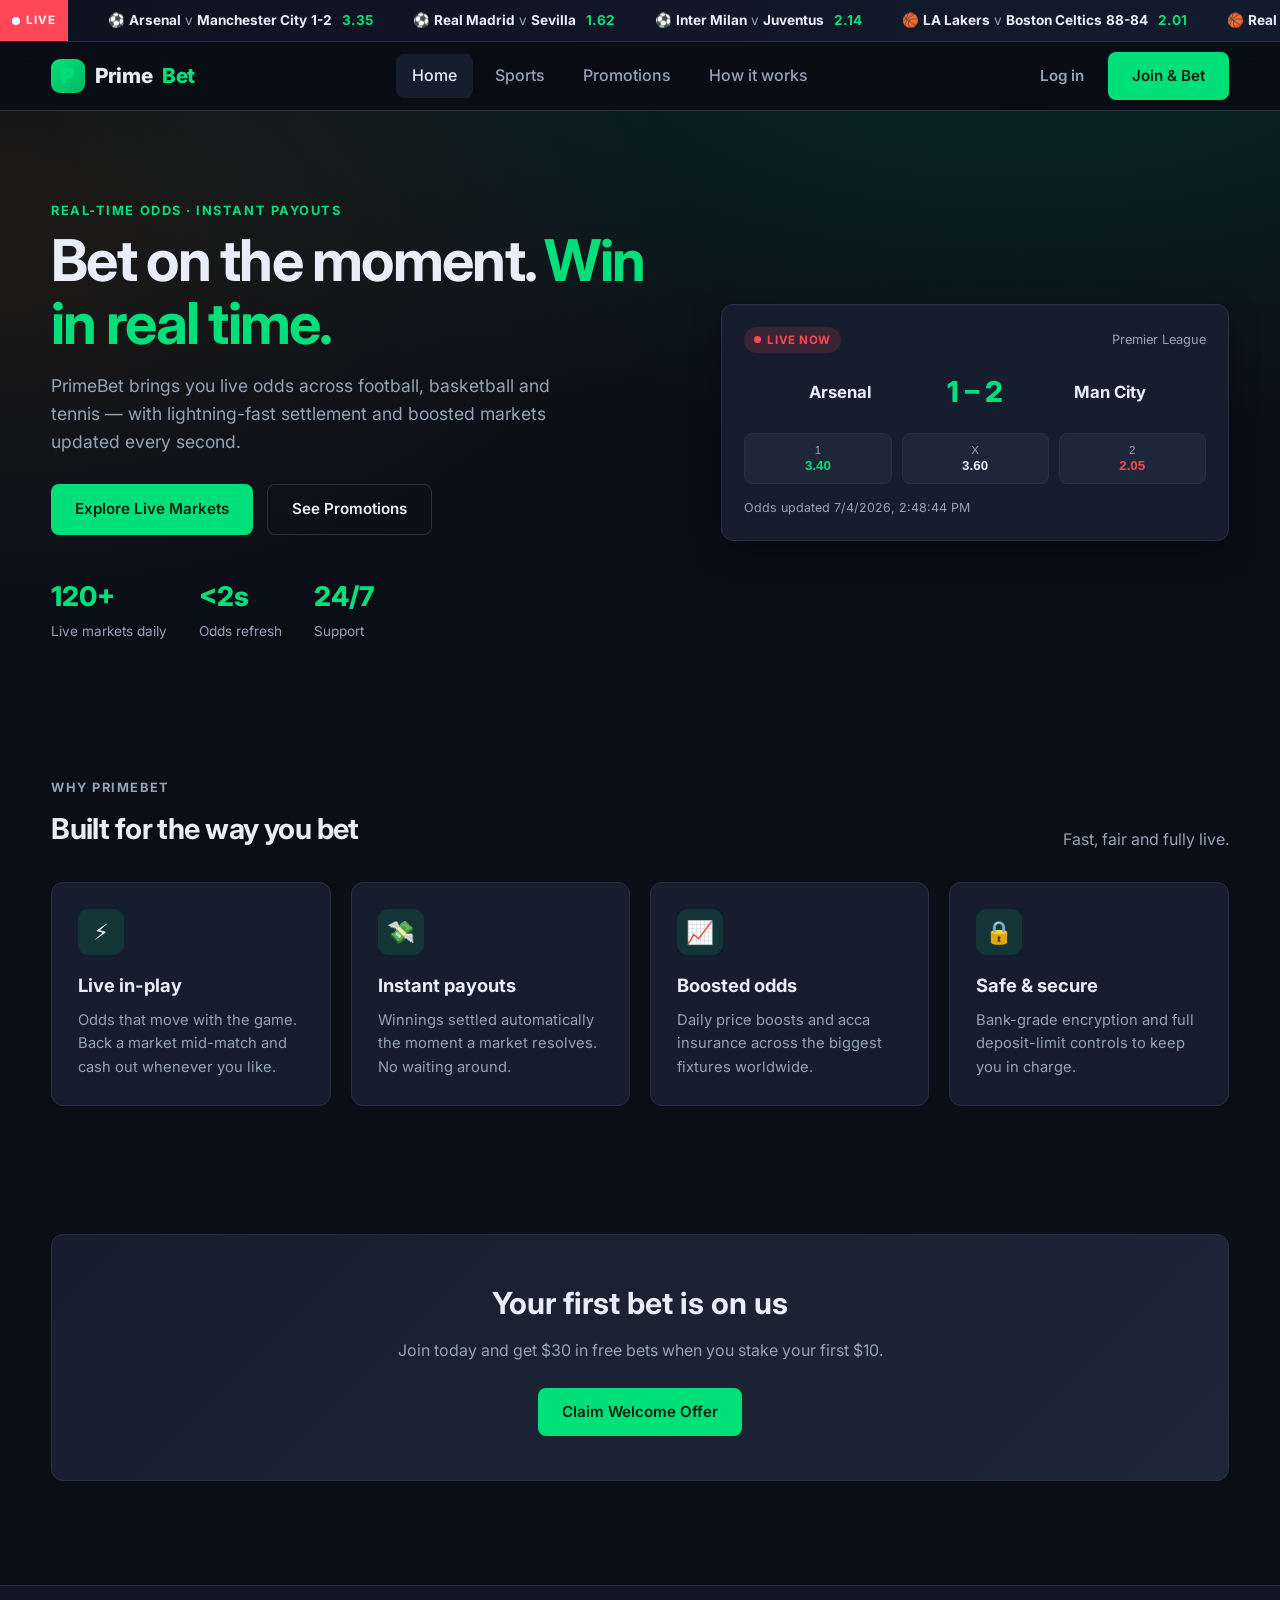
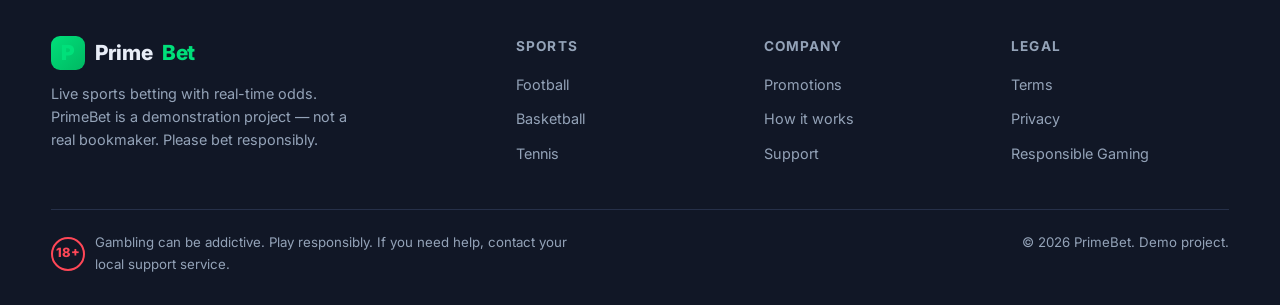
<file: primebet/index.html>
<!DOCTYPE html>
<html lang="en">
<head>
  <meta charset="UTF-8" />
  <meta name="viewport" content="width=device-width, initial-scale=1.0" />
  <title>PrimeBet — Live Sports Betting &amp; Odds</title>
  <meta name="description" content="PrimeBet — live sports betting with real-time odds on football, basketball and tennis. Fast payouts, generous promos, bet responsibly." />
  <link rel="preconnect" href="https://fonts.googleapis.com" />
  <link rel="preconnect" href="https://fonts.gstatic.com" crossorigin />
  <link href="https://fonts.googleapis.com/css2?family=Inter:wght@400;500;600;700;800;900&display=swap" rel="stylesheet" />
  <link rel="stylesheet" href="css/styles.css" />
</head>
<body>

  <!-- Live ticker -->
  <div class="ticker" aria-label="Live odds ticker">
    <div class="ticker__label"><span class="dot"></span> Live</div>
    <div class="ticker__track" id="tickerTrack"></div>
  </div>

  <!-- Header -->
  <header class="site-header">
    <div class="container">
      <nav class="nav">
        <a href="index.html" class="brand">
          <span class="brand__mark">P</span>Prime<span>Bet</span>
        </a>
        <div class="nav__links">
          <a href="index.html" class="active">Home</a>
          <a href="sports.html">Sports</a>
          <a href="promos.html">Promotions</a>
          <a href="#how">How it works</a>
        </div>
        <div class="nav__actions">
          <a href="#" class="btn btn-ghost">Log in</a>
          <a href="sports.html" class="btn btn-primary">Join &amp; Bet</a>
        </div>
        <button class="nav__toggle" aria-label="Toggle menu">☰</button>
      </nav>
    </div>
  </header>

  <!-- Hero -->
  <section class="hero">
    <div class="container">
      <div class="hero__grid">
        <div>
          <p class="eyebrow">Real-time odds · Instant payouts</p>
          <h1>Bet on the moment. <em>Win in real time.</em></h1>
          <p class="lead">
            PrimeBet brings you live odds across football, basketball and tennis —
            with lightning-fast settlement and boosted markets updated every second.
          </p>
          <div class="hero__cta">
            <a href="sports.html" class="btn btn-primary">Explore Live Markets</a>
            <a href="promos.html" class="btn btn-outline">See Promotions</a>
          </div>
          <div class="hero__stats">
            <div class="stat"><b>120+</b><span>Live markets daily</span></div>
            <div class="stat"><b>&lt;2s</b><span>Odds refresh</span></div>
            <div class="stat"><b>24/7</b><span>Support</span></div>
          </div>
        </div>

        <!-- Spotlight live match -->
        <div class="spotlight">
          <div class="spotlight__head">
            <span class="badge-live"><span class="dot"></span> Live now</span>
            <span class="text-dim" style="font-size:.8rem;">Premier League</span>
          </div>
          <div class="spotlight__teams">
            <div class="team">Arsenal</div>
            <div class="score">1 – 2</div>
            <div class="team">Man City</div>
          </div>
          <div class="odds-row">
            <button class="odd-btn up"><span class="k">1</span><span class="v">3.40</span></button>
            <button class="odd-btn"><span class="k">X</span><span class="v">3.60</span></button>
            <button class="odd-btn down"><span class="k">2</span><span class="v">2.05</span></button>
          </div>
          <p class="text-dim" style="font-size:.78rem;margin-top:14px;" id="lastUpdated">Odds updating…</p>
        </div>
      </div>
    </div>
  </section>

  <!-- Features -->
  <section class="section" id="how">
    <div class="container">
      <div class="section__head">
        <div>
          <p class="eyebrow">Why PrimeBet</p>
          <h2>Built for the way you bet</h2>
        </div>
        <p class="text-dim">Fast, fair and fully live.</p>
      </div>
      <div class="features">
        <div class="feature-card">
          <div class="ic">⚡</div>
          <h3>Live in-play</h3>
          <p>Odds that move with the game. Back a market mid-match and cash out whenever you like.</p>
        </div>
        <div class="feature-card">
          <div class="ic">💸</div>
          <h3>Instant payouts</h3>
          <p>Winnings settled automatically the moment a market resolves. No waiting around.</p>
        </div>
        <div class="feature-card">
          <div class="ic">📈</div>
          <h3>Boosted odds</h3>
          <p>Daily price boosts and acca insurance across the biggest fixtures worldwide.</p>
        </div>
        <div class="feature-card">
          <div class="ic">🔒</div>
          <h3>Safe &amp; secure</h3>
          <p>Bank-grade encryption and full deposit-limit controls to keep you in charge.</p>
        </div>
      </div>
    </div>
  </section>

  <!-- CTA band -->
  <section class="section">
    <div class="container">
      <div class="cta-band">
        <h2>Your first bet is on us</h2>
        <p>Join today and get $30 in free bets when you stake your first $10.</p>
        <a href="promos.html" class="btn btn-primary">Claim Welcome Offer</a>
      </div>
    </div>
  </section>

  <!-- Footer -->
  <footer class="site-footer">
    <div class="container">
      <div class="footer-grid">
        <div>
          <a href="index.html" class="brand"><span class="brand__mark">P</span>Prime<span>Bet</span></a>
          <p class="about">Live sports betting with real-time odds. PrimeBet is a demonstration project — not a real bookmaker. Please bet responsibly.</p>
        </div>
        <div>
          <h4>Sports</h4>
          <ul>
            <li><a href="sports.html">Football</a></li>
            <li><a href="sports.html">Basketball</a></li>
            <li><a href="sports.html">Tennis</a></li>
          </ul>
        </div>
        <div>
          <h4>Company</h4>
          <ul>
            <li><a href="promos.html">Promotions</a></li>
            <li><a href="#how">How it works</a></li>
            <li><a href="#">Support</a></li>
          </ul>
        </div>
        <div>
          <h4>Legal</h4>
          <ul>
            <li><a href="#">Terms</a></li>
            <li><a href="#">Privacy</a></li>
            <li><a href="#">Responsible Gaming</a></li>
          </ul>
        </div>
      </div>
      <div class="footer-bottom">
        <div class="rg-note">
          <span class="age-badge">18+</span>
          <span>Gambling can be addictive. Play responsibly. If you need help, contact your local support service.</span>
        </div>
        <div>© <span data-year>2026</span> PrimeBet. Demo project.</div>
      </div>
    </div>
  </footer>

  <script src="js/ticker.js"></script>
</body>
</html>
</file>
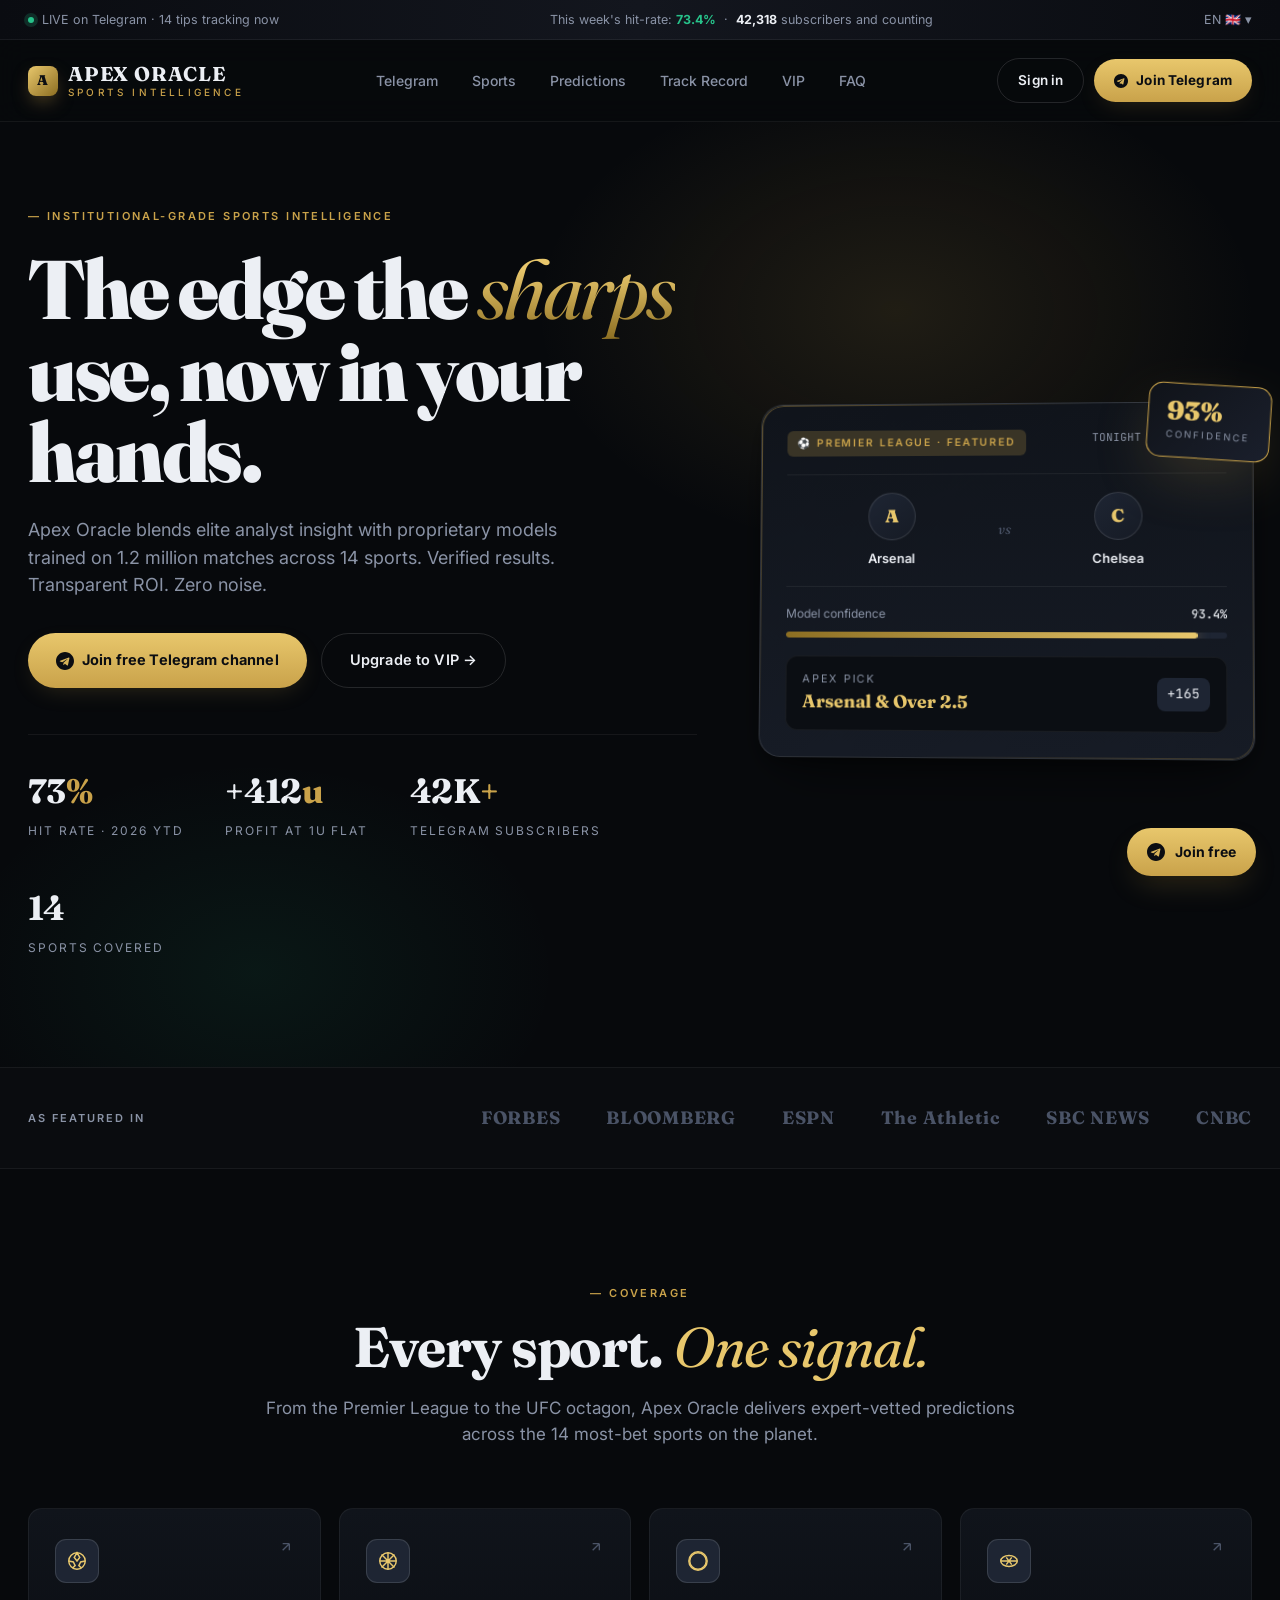
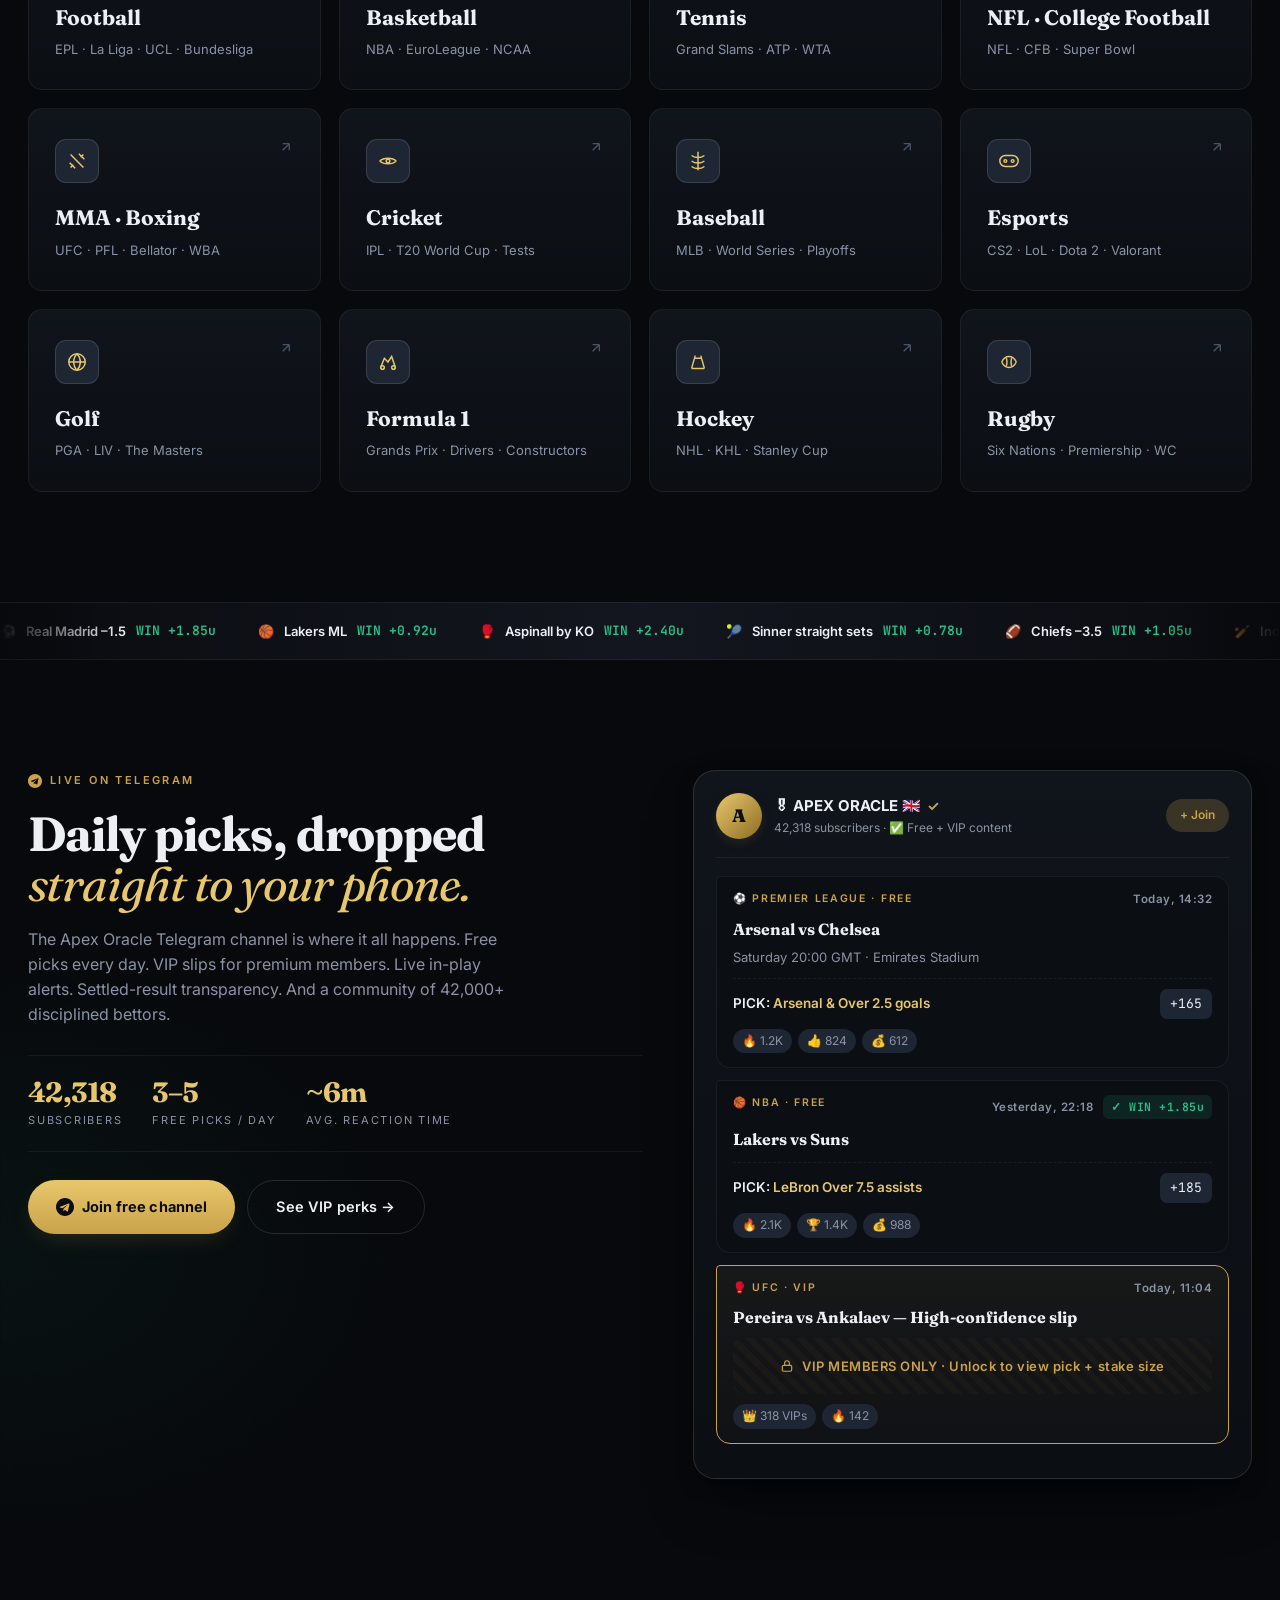
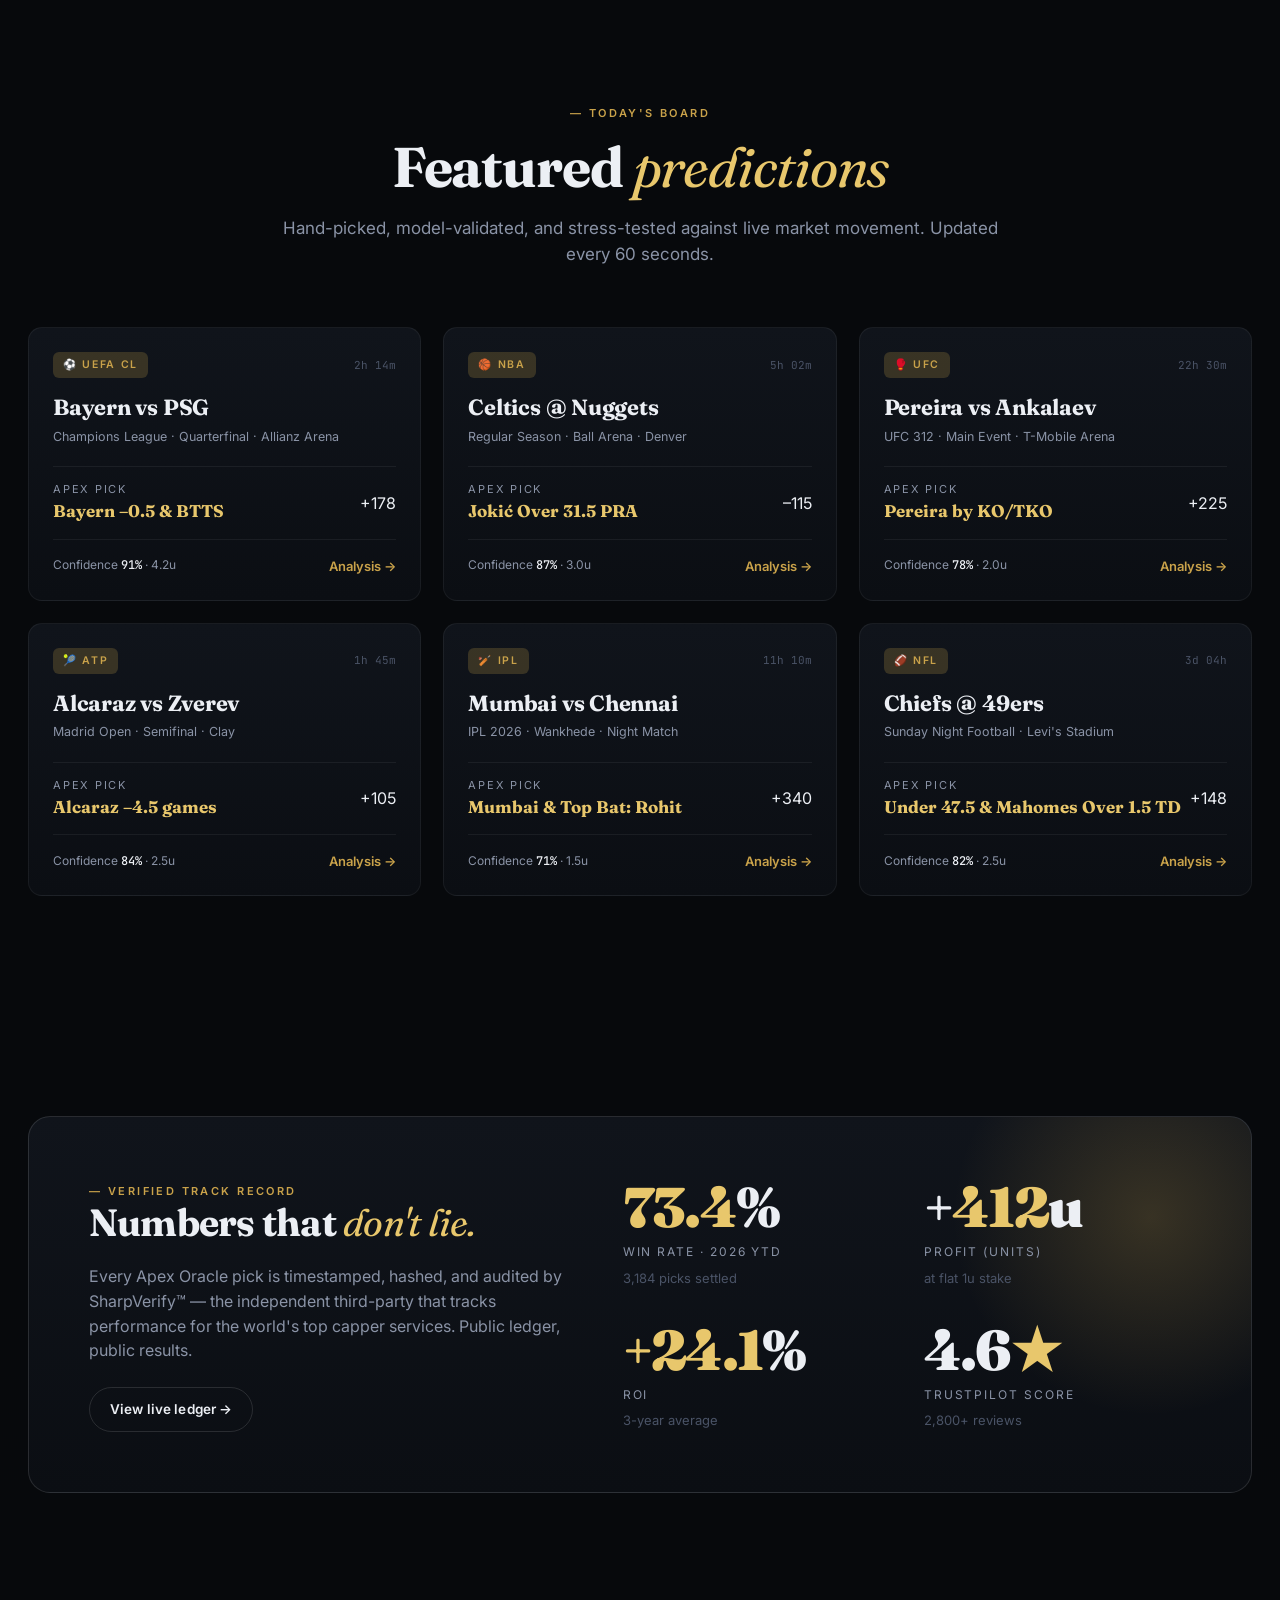
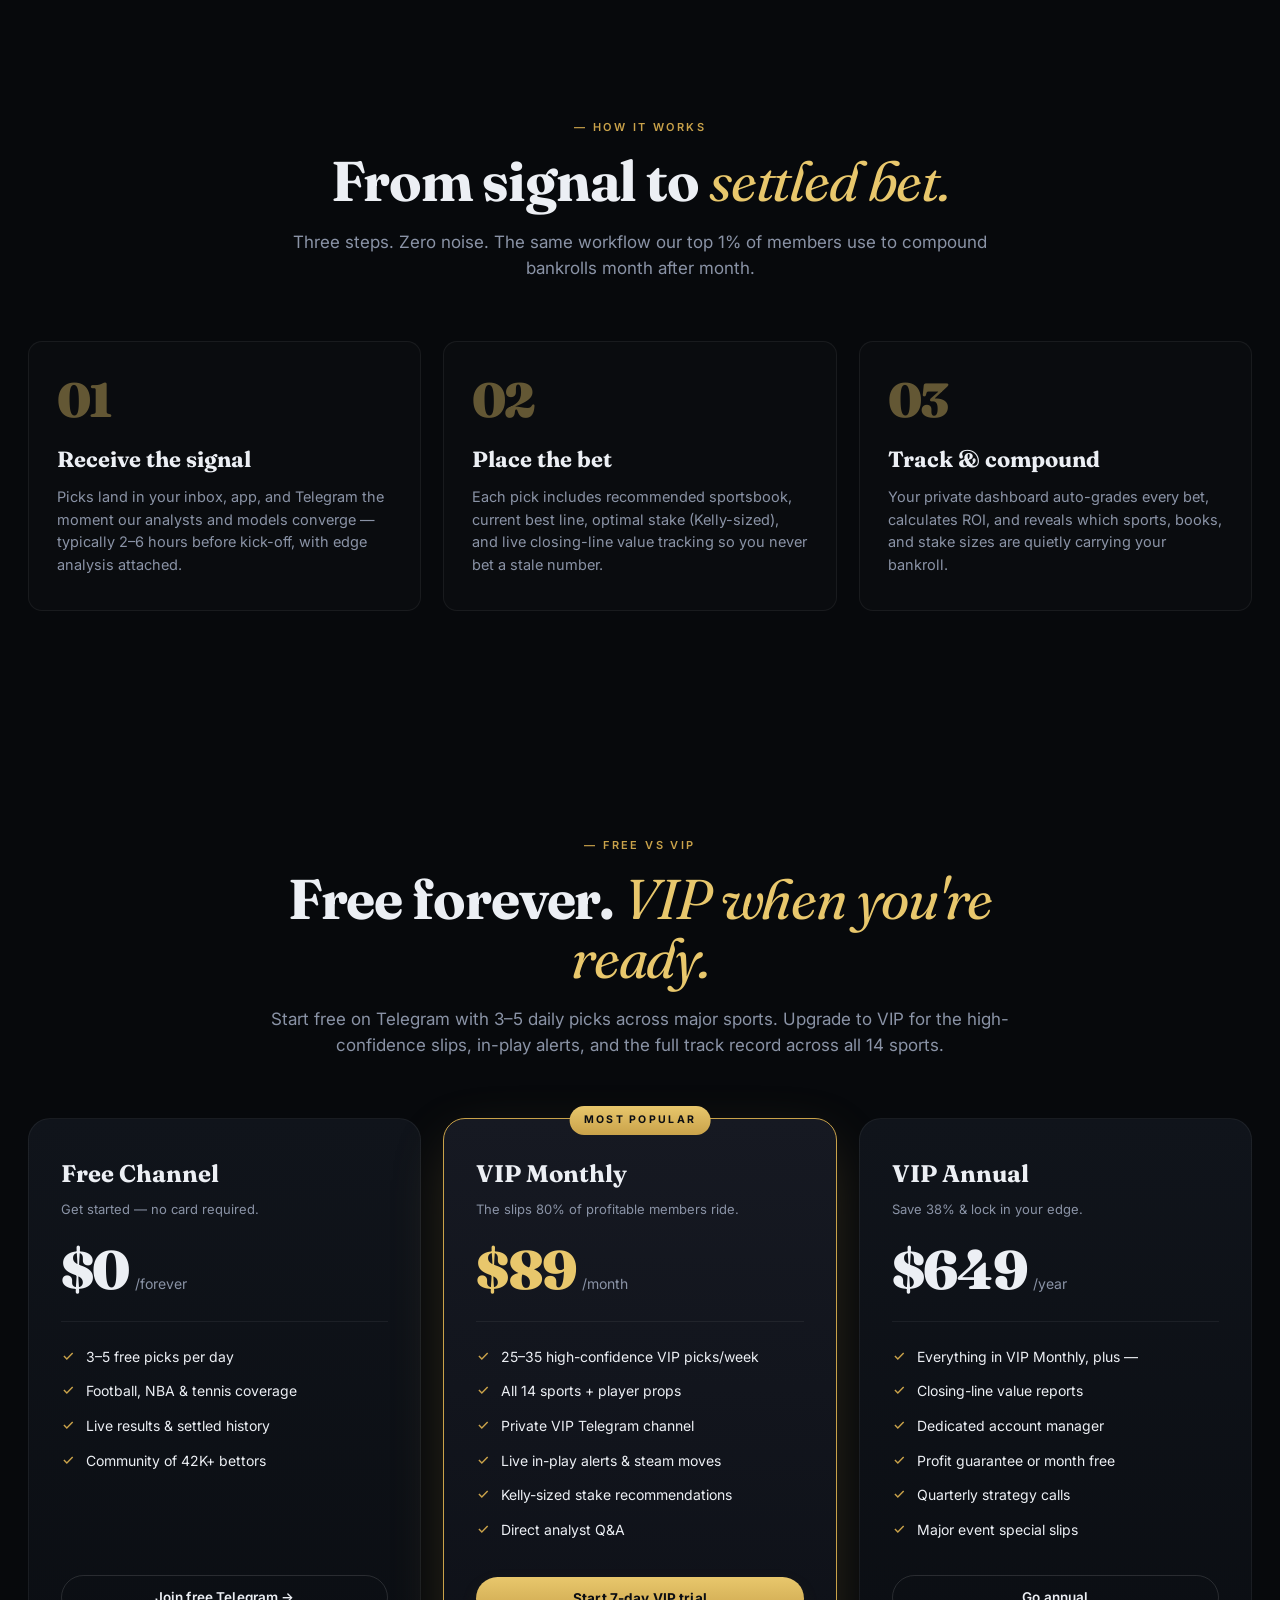
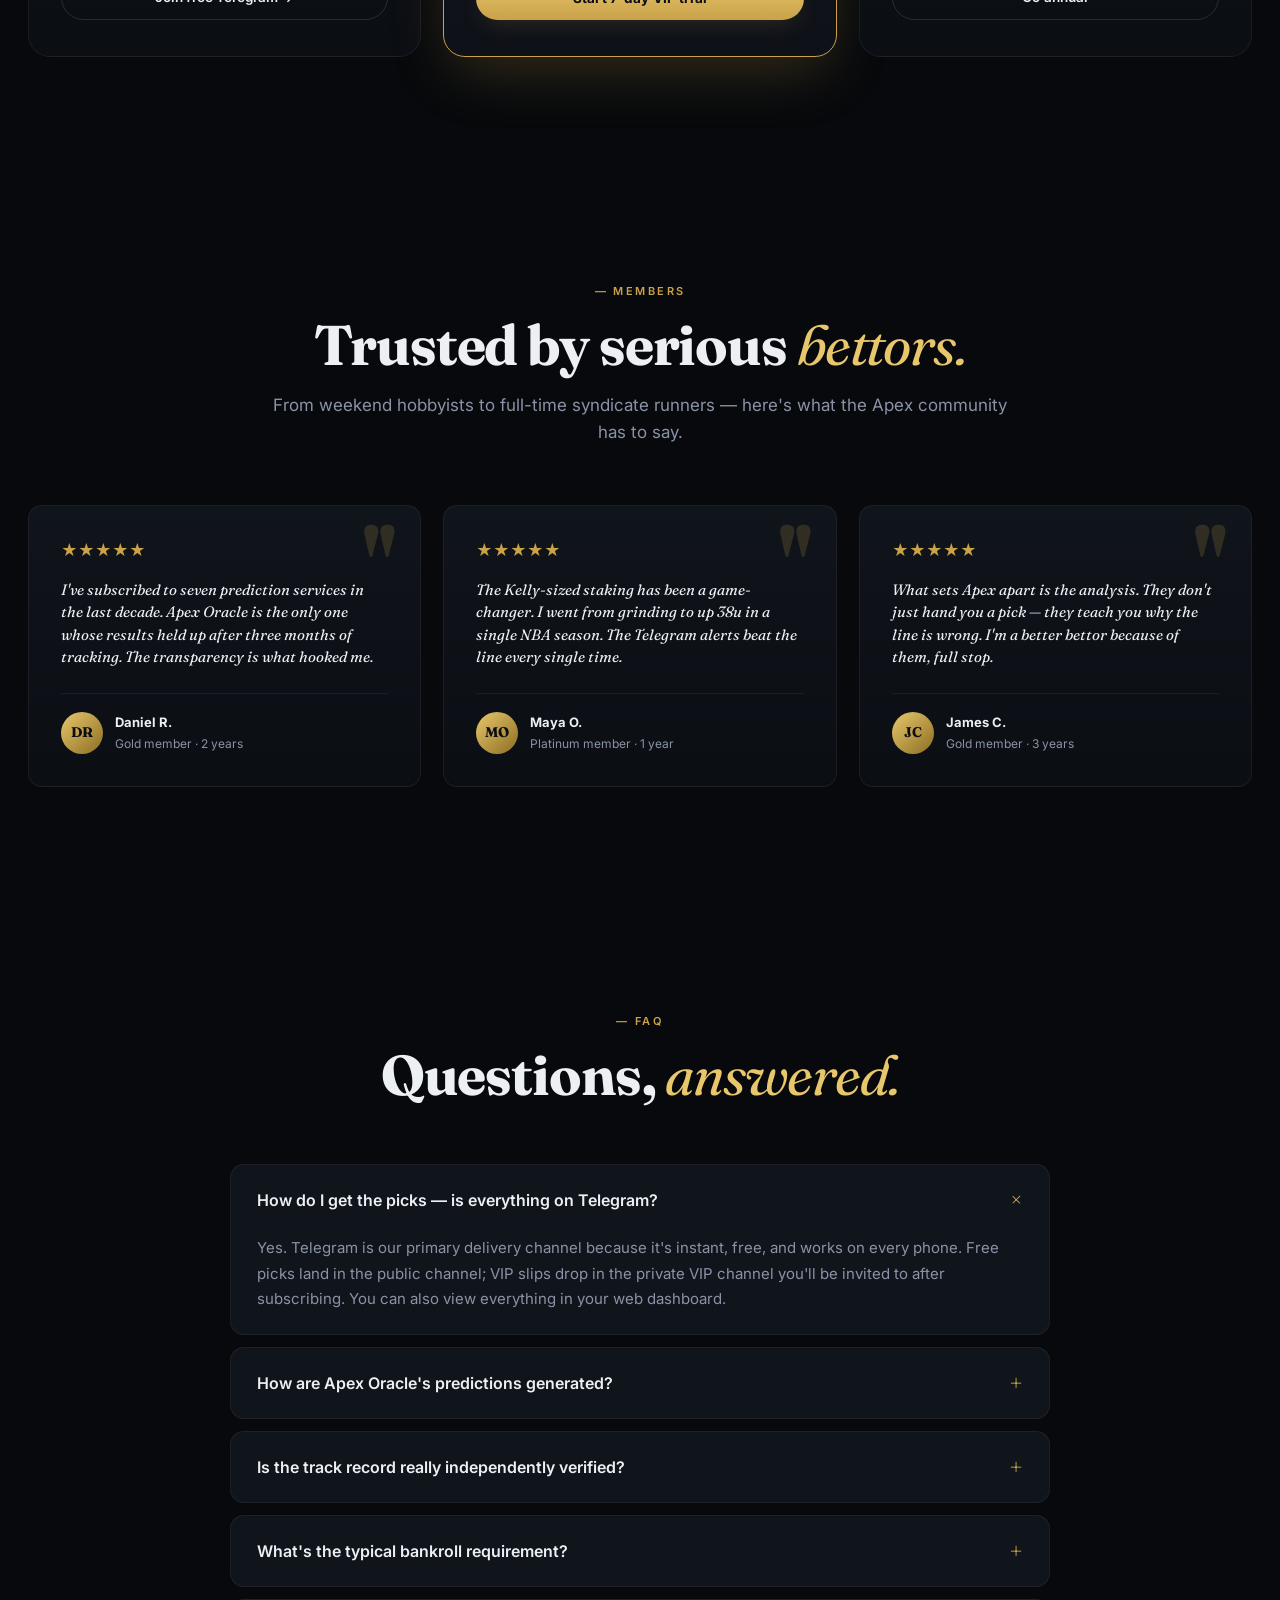
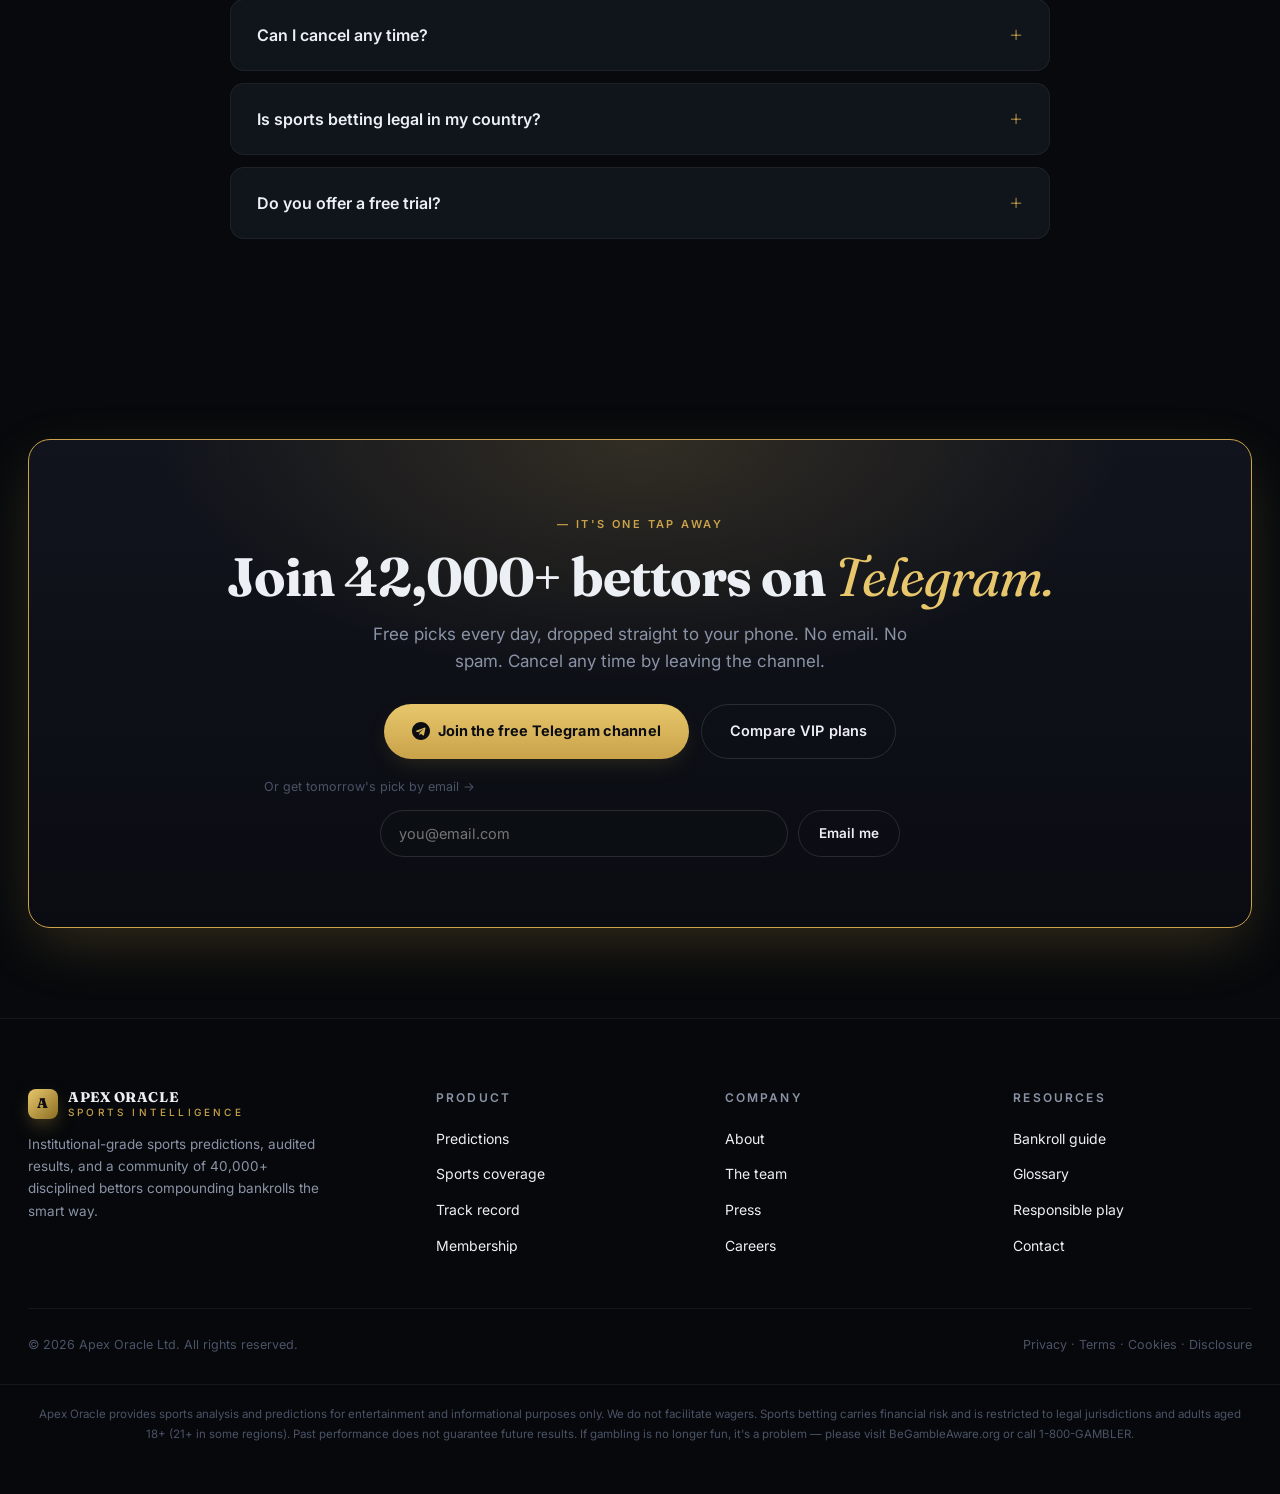
<file: apex-oracle.html>
<!DOCTYPE html>
<html lang="en">
<head>
<meta charset="UTF-8">
<meta name="viewport" content="width=device-width, initial-scale=1.0">
<title>APEX ORACLE — Premium Sports Intelligence & Predictions</title>
<meta name="description" content="Apex Oracle delivers institutional-grade sports predictions across football, basketball, tennis, MMA, cricket and more. Trusted by 40,000+ members worldwide.">
<link rel="preconnect" href="https://fonts.googleapis.com">
<link rel="preconnect" href="https://fonts.gstatic.com" crossorigin>
<link href="https://fonts.googleapis.com/css2?family=Fraunces:opsz,wght@9..144,400;9..144,500;9..144,700;9..144,900&family=Inter:wght@300;400;500;600;700&family=JetBrains+Mono:wght@400;500&display=swap" rel="stylesheet">
<style>
:root{
  --ink:#07090C;
  --ink-2:#0B0E13;
  --surface:#10141B;
  --surface-2:#161B25;
  --surface-3:#1E2533;
  --line:rgba(255,255,255,0.06);
  --line-2:rgba(255,255,255,0.12);
  --gold:#C9A24A;
  --gold-bright:#E8C76C;
  --gold-deep:#8C6E22;
  --gold-glow:rgba(201,162,74,.22);
  --emerald:#27C28A;
  --crimson:#E04B4B;
  --text:#ECEFF4;
  --text-dim:#8A93A6;
  --text-mute:#4A5366;
  --radius:14px;
  --radius-lg:22px;
  --shadow-lg:0 30px 60px -20px rgba(0,0,0,.6),0 8px 20px -6px rgba(0,0,0,.5);
  --shadow-gold:0 20px 60px -10px rgba(201,162,74,.25);
}
*{box-sizing:border-box;margin:0;padding:0}
html,body{background:var(--ink);color:var(--text);font-family:'Inter',sans-serif;line-height:1.55;-webkit-font-smoothing:antialiased;overflow-x:hidden}
body{background:
  radial-gradient(900px 600px at 80% -10%,rgba(201,162,74,.08),transparent 60%),
  radial-gradient(700px 500px at 0% 30%,rgba(39,194,138,.05),transparent 60%),
  var(--ink)}
a{color:inherit;text-decoration:none}
img{max-width:100%;display:block}
button{font-family:inherit;cursor:pointer;border:none;background:none;color:inherit}
.serif{font-family:'Fraunces',serif;letter-spacing:-.01em}
.mono{font-family:'JetBrains Mono',monospace}
.container{max-width:1280px;margin:0 auto;padding:0 28px}
.eyebrow{font-size:11px;letter-spacing:.22em;text-transform:uppercase;color:var(--gold);font-weight:600}

/* ===== Top announcement bar ===== */
.topbar{background:linear-gradient(90deg,#0a0c11,#13161e,#0a0c11);border-bottom:1px solid var(--line);font-size:12.5px;color:var(--text-dim)}
.topbar-inner{display:flex;justify-content:space-between;align-items:center;padding:10px 28px;max-width:1400px;margin:0 auto}
.topbar-inner .pill{display:inline-flex;align-items:center;gap:8px}
.dot-live{width:6px;height:6px;border-radius:50%;background:var(--emerald);box-shadow:0 0 0 4px rgba(39,194,138,.18);animation:pulse 2s infinite}
@keyframes pulse{0%,100%{opacity:1}50%{opacity:.55}}

/* ===== Nav ===== */
.nav{position:sticky;top:0;z-index:60;backdrop-filter:saturate(140%) blur(14px);background:rgba(7,9,12,.78);border-bottom:1px solid var(--line)}
.nav-inner{display:flex;align-items:center;justify-content:space-between;padding:18px 28px;max-width:1400px;margin:0 auto}
.brand{display:flex;align-items:center;gap:10px;font-family:'Fraunces',serif;font-weight:700;font-size:20px;letter-spacing:.04em}
.brand-mark{width:30px;height:30px;border-radius:8px;background:linear-gradient(135deg,var(--gold-bright),var(--gold-deep));display:grid;place-items:center;color:#0b0d12;font-family:'Fraunces',serif;font-weight:900;font-size:14px;box-shadow:0 8px 20px -6px rgba(201,162,74,.6)}
.brand small{color:var(--gold);font-weight:500;font-family:'Inter',sans-serif;font-size:10px;letter-spacing:.32em;display:block;line-height:1}
.brand-name{display:flex;flex-direction:column;line-height:1;gap:3px}
.nav-links{display:flex;gap:34px;align-items:center}
.nav-links a{font-size:14px;color:var(--text-dim);font-weight:500;transition:color .2s}
.nav-links a:hover{color:var(--text)}
.nav-cta{display:flex;gap:10px;align-items:center}
.btn{display:inline-flex;align-items:center;justify-content:center;gap:8px;padding:11px 20px;border-radius:999px;font-size:13.5px;font-weight:600;letter-spacing:.01em;transition:all .25s ease;white-space:nowrap}
.btn-ghost{color:var(--text);border:1px solid var(--line-2)}
.btn-ghost:hover{border-color:var(--gold);color:var(--gold)}
.btn-gold{background:linear-gradient(180deg,var(--gold-bright),var(--gold));color:#0b0d12;font-weight:700;box-shadow:0 8px 24px -8px var(--gold-glow)}
.btn-gold:hover{transform:translateY(-1px);box-shadow:0 14px 32px -8px var(--gold-glow)}
.btn-lg{padding:15px 28px;font-size:14.5px}
.btn-outline{border:1px solid var(--line-2);color:var(--text)}
.btn-outline:hover{border-color:var(--gold);color:var(--gold)}

/* ===== Hero ===== */
.hero{position:relative;padding:80px 0 110px;overflow:hidden}
.hero::before{content:"";position:absolute;inset:0;background:
  radial-gradient(600px 400px at 70% 20%,rgba(201,162,74,.13),transparent 60%),
  radial-gradient(500px 350px at 20% 90%,rgba(39,194,138,.08),transparent 60%);pointer-events:none}
.hero-grid{position:relative;display:grid;grid-template-columns:1.15fr .85fr;gap:60px;align-items:center}
.hero h1{font-family:'Fraunces',serif;font-weight:900;font-size:clamp(46px,6.5vw,86px);line-height:.98;letter-spacing:-.03em;margin:22px 0 22px}
.hero h1 .accent{background:linear-gradient(180deg,var(--gold-bright) 30%,var(--gold-deep));-webkit-background-clip:text;background-clip:text;color:transparent;font-style:italic;font-weight:400}
.hero p.lead{font-size:18px;color:var(--text-dim);max-width:560px;margin-bottom:34px}
.hero-cta{display:flex;gap:14px;flex-wrap:wrap;margin-bottom:46px}
.hero-stats{display:flex;gap:42px;flex-wrap:wrap;border-top:1px solid var(--line);padding-top:30px}
.stat-num{font-family:'Fraunces',serif;font-weight:700;font-size:34px;letter-spacing:-.02em;color:var(--text)}
.stat-num .plus{color:var(--gold)}
.stat-label{font-size:12px;color:var(--text-dim);text-transform:uppercase;letter-spacing:.16em;margin-top:4px}

/* ===== Hero Card ===== */
.hero-card{position:relative;background:linear-gradient(180deg,var(--surface),var(--surface-2));border:1px solid var(--line-2);border-radius:var(--radius-lg);padding:26px;box-shadow:var(--shadow-lg);transform:perspective(1200px) rotateY(-3deg) rotateX(2deg)}
.hero-card::before{content:"";position:absolute;inset:0;border-radius:var(--radius-lg);padding:1px;background:linear-gradient(135deg,rgba(201,162,74,.5),transparent 40%,transparent 60%,rgba(201,162,74,.3));-webkit-mask:linear-gradient(#000,#000) content-box,linear-gradient(#000,#000);-webkit-mask-composite:xor;mask-composite:exclude;pointer-events:none}
.card-head{display:flex;justify-content:space-between;align-items:flex-start;margin-bottom:18px}
.card-tag{display:inline-flex;align-items:center;gap:6px;font-size:10.5px;letter-spacing:.18em;text-transform:uppercase;color:var(--gold);background:var(--gold-glow);padding:5px 10px;border-radius:6px;font-weight:600}
.card-time{font-family:'JetBrains Mono',monospace;font-size:11px;color:var(--text-dim)}
.card-match{display:flex;justify-content:space-between;align-items:center;padding:18px 0;border-top:1px solid var(--line);border-bottom:1px solid var(--line)}
.team{display:flex;flex-direction:column;align-items:center;gap:8px;flex:1}
.team-logo{width:48px;height:48px;border-radius:50%;background:linear-gradient(145deg,var(--surface-3),var(--surface-2));display:grid;place-items:center;font-family:'Fraunces',serif;font-weight:900;color:var(--gold-bright);font-size:18px;border:1px solid var(--line-2)}
.team-name{font-weight:600;font-size:13px}
.vs{font-family:'Fraunces',serif;font-style:italic;color:var(--text-mute);font-size:14px}
.confidence{margin-top:18px}
.conf-row{display:flex;justify-content:space-between;font-size:12px;color:var(--text-dim);margin-bottom:8px}
.conf-row strong{color:var(--text);font-family:'JetBrains Mono',monospace;font-weight:500}
.bar{height:6px;background:var(--surface-3);border-radius:99px;overflow:hidden;position:relative}
.bar > span{position:absolute;inset:0;border-radius:99px;background:linear-gradient(90deg,var(--gold-deep),var(--gold-bright));box-shadow:0 0 12px rgba(201,162,74,.6)}
.pick-row{margin-top:18px;display:flex;justify-content:space-between;align-items:center;padding:14px 16px;background:var(--ink-2);border:1px solid var(--line);border-radius:12px}
.pick-label{font-size:11px;color:var(--text-dim);letter-spacing:.16em;text-transform:uppercase}
.pick-value{font-family:'Fraunces',serif;font-weight:700;font-size:18px;color:var(--gold-bright)}
.odds-pill{font-family:'JetBrains Mono',monospace;font-size:13px;color:var(--text);background:var(--surface-3);padding:6px 10px;border-radius:8px}
.floating-badge{position:absolute;top:-18px;right:-18px;background:linear-gradient(135deg,#101319,#1a1f2c);border:1px solid var(--gold);border-radius:14px;padding:14px 18px;box-shadow:var(--shadow-gold);transform:rotate(4deg)}
.floating-badge .num{font-family:'Fraunces',serif;font-weight:900;font-size:26px;color:var(--gold-bright);line-height:1}
.floating-badge .lab{font-size:9.5px;letter-spacing:.22em;text-transform:uppercase;color:var(--text-dim);margin-top:4px}

/* ===== Trust strip ===== */
.trust{padding:36px 0;border-top:1px solid var(--line);border-bottom:1px solid var(--line);background:rgba(255,255,255,.012)}
.trust-inner{display:flex;justify-content:space-between;align-items:center;gap:50px;flex-wrap:wrap;color:var(--text-mute);font-size:13px}
.trust-label{color:var(--text-dim);letter-spacing:.18em;text-transform:uppercase;font-size:11px;font-weight:600}
.trust-logos{display:flex;gap:46px;flex-wrap:wrap;align-items:center;font-family:'Fraunces',serif;font-weight:700;font-size:18px;letter-spacing:.04em;color:var(--text-mute)}
.trust-logos span{transition:color .2s;cursor:default}
.trust-logos span:hover{color:var(--text)}

/* ===== Sections base ===== */
section.block{padding:110px 0;position:relative}
.section-head{max-width:760px;margin:0 auto 60px;text-align:center}
.section-head h2{font-family:'Fraunces',serif;font-weight:700;font-size:clamp(34px,4.5vw,56px);letter-spacing:-.02em;line-height:1.05;margin:14px 0 18px}
.section-head h2 em{font-style:italic;color:var(--gold-bright);font-weight:400}
.section-head p{color:var(--text-dim);font-size:17px}

/* ===== Sports grid ===== */
.sports-grid{display:grid;grid-template-columns:repeat(4,1fr);gap:18px}
.sport{position:relative;padding:30px 26px;background:linear-gradient(180deg,var(--surface),var(--ink-2));border:1px solid var(--line);border-radius:var(--radius);transition:all .35s ease;overflow:hidden;cursor:pointer}
.sport::before{content:"";position:absolute;inset:0;background:radial-gradient(300px 200px at 50% 0%,var(--gold-glow),transparent 60%);opacity:0;transition:opacity .35s}
.sport:hover{border-color:var(--gold);transform:translateY(-4px)}
.sport:hover::before{opacity:1}
.sport-icon{width:44px;height:44px;border-radius:11px;background:var(--surface-3);display:grid;place-items:center;color:var(--gold-bright);margin-bottom:18px;border:1px solid var(--line-2);position:relative;z-index:1}
.sport-icon svg{width:22px;height:22px}
.sport h3{font-family:'Fraunces',serif;font-weight:700;font-size:21px;margin-bottom:6px;position:relative;z-index:1}
.sport p{font-size:13px;color:var(--text-dim);position:relative;z-index:1}
.sport .arrow{position:absolute;top:30px;right:26px;color:var(--text-mute);transition:all .3s;z-index:1}
.sport:hover .arrow{color:var(--gold);transform:translate(3px,-3px)}

/* ===== Live ticker ===== */
.ticker-wrap{padding:18px 0;background:linear-gradient(90deg,#0a0c11,#13161e,#0a0c11);border-top:1px solid var(--line);border-bottom:1px solid var(--line);overflow:hidden;position:relative}
.ticker-wrap::before,.ticker-wrap::after{content:"";position:absolute;top:0;bottom:0;width:120px;z-index:2;pointer-events:none}
.ticker-wrap::before{left:0;background:linear-gradient(90deg,var(--ink),transparent)}
.ticker-wrap::after{right:0;background:linear-gradient(270deg,var(--ink),transparent)}
.ticker{display:flex;gap:42px;animation:ticker 50s linear infinite;white-space:nowrap;width:max-content}
@keyframes ticker{from{transform:translateX(0)}to{transform:translateX(-50%)}}
.ticker-item{display:inline-flex;align-items:center;gap:10px;font-size:13px;color:var(--text-dim)}
.ticker-item strong{color:var(--text);font-weight:600}
.ticker-item .win{color:var(--emerald);font-family:'JetBrains Mono',monospace;font-weight:600}
.ticker-item .loss{color:var(--crimson);font-family:'JetBrains Mono',monospace;font-weight:600}

/* ===== Featured Predictions ===== */
.preds{display:grid;grid-template-columns:repeat(3,1fr);gap:22px}
.pred-card{background:linear-gradient(180deg,var(--surface),var(--ink-2));border:1px solid var(--line);border-radius:var(--radius);padding:24px;transition:all .35s;position:relative;overflow:hidden}
.pred-card:hover{border-color:var(--line-2);transform:translateY(-3px);box-shadow:var(--shadow-lg)}
.pred-meta{display:flex;justify-content:space-between;align-items:center;margin-bottom:16px}
.sport-pill{display:inline-flex;align-items:center;gap:6px;font-size:10.5px;font-weight:600;letter-spacing:.16em;text-transform:uppercase;color:var(--gold);background:var(--gold-glow);padding:5px 10px;border-radius:6px}
.pred-time{font-family:'JetBrains Mono',monospace;font-size:11px;color:var(--text-mute)}
.pred-match{font-family:'Fraunces',serif;font-weight:700;font-size:22px;letter-spacing:-.01em;line-height:1.2;margin-bottom:6px}
.pred-league{font-size:12.5px;color:var(--text-dim);margin-bottom:20px}
.pred-pick{display:flex;justify-content:space-between;align-items:center;padding:14px 0;border-top:1px solid var(--line);border-bottom:1px solid var(--line)}
.pred-pick .lab{font-size:11px;letter-spacing:.16em;text-transform:uppercase;color:var(--text-dim)}
.pred-pick .val{font-family:'Fraunces',serif;font-weight:700;font-size:17px;color:var(--gold-bright)}
.pred-foot{display:flex;justify-content:space-between;align-items:center;margin-top:16px}
.pred-foot .conf{font-size:12px;color:var(--text-dim)}
.pred-foot .conf strong{color:var(--text);font-family:'JetBrains Mono',monospace;font-weight:500}
.pred-foot .od{font-family:'JetBrains Mono',monospace;font-size:14px;color:var(--text);background:var(--surface-3);padding:6px 12px;border-radius:8px}

/* ===== Track record ===== */
.record{background:linear-gradient(180deg,var(--surface),var(--ink-2));border:1px solid var(--line-2);border-radius:var(--radius-lg);padding:60px;display:grid;grid-template-columns:1fr 1.2fr;gap:60px;align-items:center;position:relative;overflow:hidden}
.record::before{content:"";position:absolute;top:-100px;right:-100px;width:400px;height:400px;background:radial-gradient(circle,var(--gold-glow),transparent 70%);pointer-events:none}
.record-grid{display:grid;grid-template-columns:1fr 1fr;gap:34px;position:relative;z-index:1}
.kpi .num{font-family:'Fraunces',serif;font-weight:900;font-size:56px;letter-spacing:-.03em;line-height:1}
.kpi .num .accent{color:var(--gold-bright)}
.kpi .lab{font-size:12px;color:var(--text-dim);letter-spacing:.16em;text-transform:uppercase;margin-top:8px}
.kpi .sub{font-size:13px;color:var(--text-mute);margin-top:6px}
.record-side h3{font-family:'Fraunces',serif;font-weight:700;font-size:38px;letter-spacing:-.02em;line-height:1.1;margin-bottom:20px}
.record-side h3 em{font-style:italic;color:var(--gold-bright);font-weight:400}
.record-side p{color:var(--text-dim);margin-bottom:24px}
.chart{position:relative;z-index:1}

/* ===== How it works ===== */
.steps{display:grid;grid-template-columns:repeat(3,1fr);gap:22px;position:relative}
.step{padding:34px 28px;border:1px solid var(--line);border-radius:var(--radius);background:rgba(255,255,255,.015);transition:all .3s}
.step:hover{border-color:var(--gold);background:rgba(201,162,74,.04)}
.step-num{font-family:'Fraunces',serif;font-weight:900;font-size:48px;color:var(--gold-bright);opacity:.4;letter-spacing:-.04em;line-height:1;margin-bottom:18px}
.step h3{font-family:'Fraunces',serif;font-weight:700;font-size:22px;margin-bottom:10px}
.step p{font-size:14.5px;color:var(--text-dim)}

/* ===== Plans ===== */
.plans{display:grid;grid-template-columns:repeat(3,1fr);gap:22px}
.plan{position:relative;background:linear-gradient(180deg,var(--surface),var(--ink-2));border:1px solid var(--line);border-radius:var(--radius-lg);padding:36px 32px;transition:all .35s;display:flex;flex-direction:column}
.plan:hover{transform:translateY(-4px);border-color:var(--line-2)}
.plan.featured{border-color:var(--gold);box-shadow:var(--shadow-gold);background:linear-gradient(180deg,#161922,#0e1118)}
.plan.featured::before{content:"MOST POPULAR";position:absolute;top:-13px;left:50%;transform:translateX(-50%);background:linear-gradient(180deg,var(--gold-bright),var(--gold));color:#0b0d12;font-size:10.5px;letter-spacing:.22em;font-weight:700;padding:6px 14px;border-radius:99px}
.plan h3{font-family:'Fraunces',serif;font-weight:700;font-size:24px;margin-bottom:6px}
.plan .tag{font-size:13px;color:var(--text-dim);margin-bottom:24px}
.plan .price{display:flex;align-items:baseline;gap:6px;padding-bottom:24px;border-bottom:1px solid var(--line);margin-bottom:24px}
.plan .price .amt{font-family:'Fraunces',serif;font-weight:900;font-size:54px;letter-spacing:-.03em;line-height:1}
.plan.featured .price .amt{color:var(--gold-bright)}
.plan .price .per{font-size:14px;color:var(--text-dim)}
.plan ul{list-style:none;display:flex;flex-direction:column;gap:13px;margin-bottom:34px;flex:1}
.plan li{display:flex;gap:11px;font-size:14px;color:var(--text)}
.plan li svg{flex-shrink:0;color:var(--gold);margin-top:3px}
.plan .btn{width:100%}

/* ===== Testimonials ===== */
.testimonials{display:grid;grid-template-columns:repeat(3,1fr);gap:22px}
.tcard{padding:32px;border:1px solid var(--line);border-radius:var(--radius);background:linear-gradient(180deg,var(--surface),var(--ink-2));position:relative}
.tcard .quote{font-family:'Fraunces',serif;font-size:80px;color:var(--gold);opacity:.18;position:absolute;top:14px;right:24px;line-height:1;font-weight:900}
.stars{display:flex;gap:3px;color:var(--gold);margin-bottom:16px}
.tcard p{font-size:15px;color:var(--text);margin-bottom:24px;font-style:italic;font-family:'Fraunces',serif;font-weight:400;line-height:1.5}
.tperson{display:flex;align-items:center;gap:12px;padding-top:18px;border-top:1px solid var(--line)}
.avatar{width:42px;height:42px;border-radius:50%;background:linear-gradient(135deg,var(--gold-bright),var(--gold-deep));display:grid;place-items:center;color:#0b0d12;font-weight:700;font-size:14px;font-family:'Fraunces',serif}
.tperson .meta{font-size:13px}
.tperson .meta strong{display:block;color:var(--text)}
.tperson .meta span{color:var(--text-dim);font-size:12px}

/* ===== FAQ ===== */
.faqs{max-width:820px;margin:0 auto;display:flex;flex-direction:column;gap:12px}
.faq{border:1px solid var(--line);border-radius:var(--radius);background:var(--surface);overflow:hidden;transition:all .25s}
.faq:hover{border-color:var(--line-2)}
.faq summary{padding:22px 26px;cursor:pointer;display:flex;justify-content:space-between;align-items:center;font-weight:600;font-size:16px;list-style:none}
.faq summary::-webkit-details-marker{display:none}
.faq summary::after{content:"+";font-family:'Fraunces',serif;font-size:26px;color:var(--gold);font-weight:300;transition:transform .25s;line-height:1}
.faq[open] summary::after{transform:rotate(45deg)}
.faq .ans{padding:0 26px 22px;color:var(--text-dim);font-size:15px;line-height:1.7}

/* ===== CTA banner ===== */
.cta{padding:90px 0}
.cta-inner{position:relative;background:radial-gradient(800px 400px at 50% 0%,rgba(201,162,74,.18),transparent 60%),linear-gradient(180deg,#11141c,#0a0c12);border:1px solid var(--gold);border-radius:var(--radius-lg);padding:70px 50px;text-align:center;overflow:hidden;box-shadow:var(--shadow-gold)}
.cta-inner h2{font-family:'Fraunces',serif;font-weight:700;font-size:clamp(34px,4.5vw,54px);letter-spacing:-.02em;line-height:1.05;margin-bottom:16px}
.cta-inner h2 em{font-style:italic;color:var(--gold-bright);font-weight:400}
.cta-inner p{color:var(--text-dim);font-size:17px;max-width:580px;margin:0 auto 30px}
.cta-form{display:flex;gap:10px;max-width:520px;margin:0 auto;flex-wrap:wrap;justify-content:center}
.cta-form input{flex:1;min-width:240px;background:var(--ink-2);border:1px solid var(--line-2);color:var(--text);padding:14px 18px;border-radius:99px;font-family:inherit;font-size:14.5px;outline:none;transition:border-color .2s}
.cta-form input:focus{border-color:var(--gold)}

/* ===== Footer ===== */
footer{padding:70px 0 30px;border-top:1px solid var(--line);background:#06080B}
.foot-grid{display:grid;grid-template-columns:1.5fr 1fr 1fr 1fr;gap:50px;margin-bottom:50px}
.foot-grid h4{font-size:12px;letter-spacing:.18em;text-transform:uppercase;color:var(--text-dim);margin-bottom:18px;font-weight:600}
.foot-grid ul{list-style:none;display:flex;flex-direction:column;gap:11px}
.foot-grid a{font-size:14px;color:var(--text);transition:color .2s}
.foot-grid a:hover{color:var(--gold)}
.foot-brand p{font-size:13.5px;color:var(--text-dim);max-width:300px;margin-top:14px;line-height:1.65}
.foot-bottom{padding-top:26px;border-top:1px solid var(--line);display:flex;justify-content:space-between;align-items:center;flex-wrap:wrap;gap:14px;font-size:12.5px;color:var(--text-mute)}
.disclaimer{font-size:11.5px;color:var(--text-mute);max-width:1280px;margin:30px auto 0;padding:20px 28px;line-height:1.7;border-top:1px solid var(--line);text-align:center}

/* ===== Telegram feed ===== */
.tg-wrap{display:grid;grid-template-columns:1.1fr 1fr;gap:50px;align-items:start}
.tg-side .eyebrow{display:inline-flex;align-items:center;gap:8px}
.tg-side h2{font-family:'Fraunces',serif;font-weight:700;font-size:clamp(34px,4vw,48px);letter-spacing:-.02em;line-height:1.05;margin:14px 0 18px}
.tg-side h2 em{font-style:italic;color:var(--gold-bright);font-weight:400}
.tg-side p{color:var(--text-dim);font-size:16px;margin-bottom:28px;max-width:480px}
.tg-stats{display:flex;gap:30px;padding:22px 0;border-top:1px solid var(--line);border-bottom:1px solid var(--line);margin-bottom:28px}
.tg-stats .num{font-family:'Fraunces',serif;font-weight:700;font-size:28px;letter-spacing:-.02em;color:var(--text);line-height:1}
.tg-stats .num .accent{color:var(--gold-bright)}
.tg-stats .lab{font-size:11px;color:var(--text-dim);letter-spacing:.16em;text-transform:uppercase;margin-top:6px}
.tg-feed{background:linear-gradient(180deg,var(--surface),var(--ink-2));border:1px solid var(--line-2);border-radius:var(--radius-lg);padding:22px;box-shadow:var(--shadow-lg);position:relative}
.tg-feed-head{display:flex;align-items:center;gap:12px;padding-bottom:18px;border-bottom:1px solid var(--line);margin-bottom:18px}
.tg-avatar{width:46px;height:46px;border-radius:50%;background:linear-gradient(135deg,var(--gold-bright),var(--gold-deep));display:grid;place-items:center;color:#0b0d12;font-family:'Fraunces',serif;font-weight:900;font-size:18px;flex-shrink:0;box-shadow:0 4px 14px -4px var(--gold-glow)}
.tg-feed-head .meta{flex:1}
.tg-feed-head strong{display:flex;align-items:center;gap:6px;font-size:15px}
.tg-feed-head .verified{color:var(--gold);font-size:14px}
.tg-feed-head .sub{font-size:12px;color:var(--text-dim);margin-top:2px}
.tg-feed-head .tg-btn{font-size:12px;font-weight:600;color:var(--gold);background:var(--gold-glow);padding:7px 14px;border-radius:99px;display:inline-flex;align-items:center;gap:6px;transition:all .2s}
.tg-feed-head .tg-btn:hover{background:var(--gold);color:#0b0d12}
.tg-msg{padding:14px 16px;background:var(--ink-2);border:1px solid var(--line);border-radius:14px;border-top-left-radius:4px;margin-bottom:12px;position:relative;font-size:14px;line-height:1.55}
.tg-msg.vip{border-color:var(--gold);background:linear-gradient(180deg,rgba(201,162,74,.06),rgba(201,162,74,.02))}
.tg-msg .tg-msg-head{display:flex;justify-content:space-between;font-size:11.5px;color:var(--text-dim);margin-bottom:8px;letter-spacing:.04em;font-weight:600}
.tg-msg .tg-msg-head .league{color:var(--gold);text-transform:uppercase;letter-spacing:.16em;font-size:10.5px}
.tg-msg .match{font-family:'Fraunces',serif;font-weight:700;font-size:16px;color:var(--text);margin-bottom:6px}
.tg-msg .pick-line{display:flex;justify-content:space-between;align-items:center;margin-top:10px;padding-top:10px;border-top:1px dashed var(--line)}
.tg-msg .pick-line .pick{color:var(--text);font-weight:600;font-size:13.5px}
.tg-msg .pick-line .pick span{color:var(--gold-bright)}
.tg-msg .pick-line .od{font-family:'JetBrains Mono',monospace;font-size:13px;color:var(--text);background:var(--surface-3);padding:5px 10px;border-radius:7px}
.tg-msg .reactions{display:flex;gap:6px;margin-top:10px;font-size:12px;color:var(--text-dim)}
.tg-msg .reactions span{background:var(--surface-3);padding:3px 9px;border-radius:99px;display:inline-flex;align-items:center;gap:4px}
.tg-msg .vip-lock{display:flex;align-items:center;justify-content:center;gap:8px;padding:18px;color:var(--gold);font-size:13px;font-weight:600;background:repeating-linear-gradient(45deg,rgba(201,162,74,.04) 0 6px,transparent 6px 12px);border-radius:10px;margin-top:8px;letter-spacing:.04em}
.tg-msg-result{display:inline-flex;align-items:center;gap:6px;font-family:'JetBrains Mono',monospace;font-size:11.5px;font-weight:600;padding:3px 8px;border-radius:6px;letter-spacing:.04em}
.tg-msg-result.win{color:var(--emerald);background:rgba(39,194,138,.12)}

/* ===== Floating Telegram button ===== */
.tg-float{position:fixed;bottom:24px;right:24px;z-index:80;display:inline-flex;align-items:center;gap:10px;padding:13px 20px;background:linear-gradient(180deg,var(--gold-bright),var(--gold));color:#0b0d12;font-weight:700;font-size:14px;border-radius:99px;box-shadow:0 14px 30px -8px var(--gold-glow),0 4px 12px -2px rgba(0,0,0,.5);transition:transform .2s ease}
.tg-float:hover{transform:translateY(-2px) scale(1.02)}
.tg-float svg{width:18px;height:18px}

/* ===== Responsive ===== */
@media (max-width:1080px){
  .hero-grid{grid-template-columns:1fr;gap:40px}
  .hero-card{transform:none;max-width:480px;margin:0 auto}
  .sports-grid,.preds,.testimonials,.plans,.steps{grid-template-columns:repeat(2,1fr)}
  .record{grid-template-columns:1fr;padding:40px;gap:40px}
  .tg-wrap{grid-template-columns:1fr;gap:40px}
  .foot-grid{grid-template-columns:1fr 1fr;gap:36px}
  .nav-links{display:none}
}
@media (max-width:640px){
  .sports-grid,.preds,.testimonials,.plans,.steps{grid-template-columns:1fr}
  .record-grid{grid-template-columns:1fr}
  .foot-grid{grid-template-columns:1fr}
  .topbar-inner span:not(.pill){display:none}
  .container{padding:0 20px}
  section.block{padding:80px 0}
  .hero{padding:60px 0 80px}
  .cta-inner{padding:50px 24px}
}
</style>
</head>
<body>

<!-- Top announcement bar -->
<div class="topbar">
  <div class="topbar-inner">
    <span class="pill"><span class="dot-live"></span> LIVE on Telegram · 14 tips tracking now</span>
    <span>This week's hit-rate: <strong style="color:var(--emerald)">73.4%</strong> &nbsp;·&nbsp; <strong style="color:var(--text)">42,318</strong> subscribers and counting</span>
    <span>EN 🇬🇧 ▾</span>
  </div>
</div>

<!-- Nav -->
<nav class="nav">
  <div class="nav-inner">
    <a href="#" class="brand">
      <span class="brand-mark">A</span>
      <span class="brand-name">
        <span>APEX ORACLE</span>
        <small>SPORTS INTELLIGENCE</small>
      </span>
    </a>
    <div class="nav-links">
      <a href="#telegram">Telegram</a>
      <a href="#sports">Sports</a>
      <a href="#predictions">Predictions</a>
      <a href="#record">Track Record</a>
      <a href="#plans">VIP</a>
      <a href="#faq">FAQ</a>
    </div>
    <div class="nav-cta">
      <a href="forms.html#vip-form" class="btn btn-ghost">Sign in</a>
      <a href="https://t.me/" class="btn btn-gold">
        <svg width="14" height="14" viewBox="0 0 24 24" fill="currentColor"><path d="M12 0C5.373 0 0 5.373 0 12s5.373 12 12 12 12-5.373 12-12S18.627 0 12 0zm5.894 8.221l-1.97 9.28c-.145.658-.537.818-1.084.508l-3-2.21-1.446 1.394c-.16.16-.295.295-.605.295l.213-3.054 5.56-5.022c.24-.213-.054-.334-.373-.121l-6.869 4.326-2.96-.924c-.64-.203-.658-.64.135-.954l11.566-4.458c.538-.196 1.006.128.832.94z"/></svg>
        Join Telegram
      </a>
    </div>
  </div>
</nav>

<!-- HERO -->
<section class="hero">
  <div class="container hero-grid">
    <div>
      <span class="eyebrow">— Institutional-grade sports intelligence</span>
      <h1>The edge the <span class="accent">sharps</span> use, now in your hands.</h1>
      <p class="lead">Apex Oracle blends elite analyst insight with proprietary models trained on 1.2 million matches across 14 sports. Verified results. Transparent ROI. Zero noise.</p>
      <div class="hero-cta">
        <a href="https://t.me/" class="btn btn-gold btn-lg">
          <svg width="18" height="18" viewBox="0 0 24 24" fill="currentColor"><path d="M12 0C5.373 0 0 5.373 0 12s5.373 12 12 12 12-5.373 12-12S18.627 0 12 0zm5.894 8.221l-1.97 9.28c-.145.658-.537.818-1.084.508l-3-2.21-1.446 1.394c-.16.16-.295.295-.605.295l.213-3.054 5.56-5.022c.24-.213-.054-.334-.373-.121l-6.869 4.326-2.96-.924c-.64-.203-.658-.64.135-.954l11.566-4.458c.538-.196 1.006.128.832.94z"/></svg>
          Join free Telegram channel
        </a>
        <a href="#plans" class="btn btn-outline btn-lg">Upgrade to VIP →</a>
      </div>
      <div class="hero-stats">
        <div>
          <div class="stat-num">73<span class="plus">%</span></div>
          <div class="stat-label">Hit Rate · 2026 YTD</div>
        </div>
        <div>
          <div class="stat-num">+412<span class="plus">u</span></div>
          <div class="stat-label">Profit at 1u flat</div>
        </div>
        <div>
          <div class="stat-num">42K<span class="plus">+</span></div>
          <div class="stat-label">Telegram Subscribers</div>
        </div>
        <div>
          <div class="stat-num">14</div>
          <div class="stat-label">Sports Covered</div>
        </div>
      </div>
    </div>

    <!-- Hero card: featured prediction -->
    <div class="hero-card">
      <div class="floating-badge">
        <div class="num">93%</div>
        <div class="lab">CONFIDENCE</div>
      </div>
      <div class="card-head">
        <span class="card-tag">⚽ Premier League · Featured</span>
        <span class="card-time">TONIGHT · 20:00 GMT</span>
      </div>
      <div class="card-match">
        <div class="team">
          <div class="team-logo">A</div>
          <div class="team-name">Arsenal</div>
        </div>
        <div class="vs">vs</div>
        <div class="team">
          <div class="team-logo">C</div>
          <div class="team-name">Chelsea</div>
        </div>
      </div>
      <div class="confidence">
        <div class="conf-row"><span>Model confidence</span><strong>93.4%</strong></div>
        <div class="bar"><span style="width:93.4%"></span></div>
      </div>
      <div class="pick-row">
        <div>
          <div class="pick-label">Apex Pick</div>
          <div class="pick-value">Arsenal &amp; Over 2.5</div>
        </div>
        <div class="odds-pill">+165</div>
      </div>
    </div>
  </div>
</section>

<!-- Trust strip -->
<div class="trust">
  <div class="container trust-inner">
    <span class="trust-label">As featured in</span>
    <div class="trust-logos">
      <span>FORBES</span>
      <span>BLOOMBERG</span>
      <span>ESPN</span>
      <span>The Athletic</span>
      <span>SBC NEWS</span>
      <span>CNBC</span>
    </div>
  </div>
</div>

<!-- Sports -->
<section class="block" id="sports">
  <div class="container">
    <div class="section-head">
      <span class="eyebrow">— Coverage</span>
      <h2>Every sport. <em>One signal.</em></h2>
      <p>From the Premier League to the UFC octagon, Apex Oracle delivers expert-vetted predictions across the 14 most-bet sports on the planet.</p>
    </div>

    <div class="sports-grid">

      <a href="#" class="sport">
        <div class="sport-icon"><svg viewBox="0 0 24 24" fill="none" stroke="currentColor" stroke-width="1.6"><circle cx="12" cy="12" r="9"/><path d="M12 3l3 5-3 4-3-4 3-5zM3 12l5 1 2 4-3 3M21 12l-5 1-2 4 3 3"/></svg></div>
        <h3>Football</h3>
        <p>EPL · La Liga · UCL · Bundesliga</p>
        <svg class="arrow" width="16" height="16" viewBox="0 0 24 24" fill="none" stroke="currentColor" stroke-width="2"><path d="M7 17L17 7M17 7H7M17 7v10"/></svg>
      </a>

      <a href="#" class="sport">
        <div class="sport-icon"><svg viewBox="0 0 24 24" fill="none" stroke="currentColor" stroke-width="1.6"><circle cx="12" cy="12" r="9"/><path d="M3 12h18M12 3v18M5 5l14 14M19 5L5 19"/></svg></div>
        <h3>Basketball</h3>
        <p>NBA · EuroLeague · NCAA</p>
        <svg class="arrow" width="16" height="16" viewBox="0 0 24 24" fill="none" stroke="currentColor" stroke-width="2"><path d="M7 17L17 7M17 7H7M17 7v10"/></svg>
      </a>

      <a href="#" class="sport">
        <div class="sport-icon"><svg viewBox="0 0 24 24" fill="none" stroke="currentColor" stroke-width="1.6"><path d="M2 12c0-5.5 4.5-10 10-10M22 12c0 5.5-4.5 10-10 10M12 2c5.5 0 10 4.5 10 10M12 22c-5.5 0-10-4.5-10-10"/><circle cx="12" cy="12" r="9"/></svg></div>
        <h3>Tennis</h3>
        <p>Grand Slams · ATP · WTA</p>
        <svg class="arrow" width="16" height="16" viewBox="0 0 24 24" fill="none" stroke="currentColor" stroke-width="2"><path d="M7 17L17 7M17 7H7M17 7v10"/></svg>
      </a>

      <a href="#" class="sport">
        <div class="sport-icon"><svg viewBox="0 0 24 24" fill="none" stroke="currentColor" stroke-width="1.6"><ellipse cx="12" cy="12" rx="9" ry="6"/><path d="M3 12h18M9 8l6 8M15 8l-6 8"/></svg></div>
        <h3>NFL · College Football</h3>
        <p>NFL · CFB · Super Bowl</p>
        <svg class="arrow" width="16" height="16" viewBox="0 0 24 24" fill="none" stroke="currentColor" stroke-width="2"><path d="M7 17L17 7M17 7H7M17 7v10"/></svg>
      </a>

      <a href="#" class="sport">
        <div class="sport-icon"><svg viewBox="0 0 24 24" fill="none" stroke="currentColor" stroke-width="1.6"><path d="M5 19l3-3M19 5l-3 3M5 5l14 14M14 4l6 6M4 14l6 6"/></svg></div>
        <h3>MMA · Boxing</h3>
        <p>UFC · PFL · Bellator · WBA</p>
        <svg class="arrow" width="16" height="16" viewBox="0 0 24 24" fill="none" stroke="currentColor" stroke-width="2"><path d="M7 17L17 7M17 7H7M17 7v10"/></svg>
      </a>

      <a href="#" class="sport">
        <div class="sport-icon"><svg viewBox="0 0 24 24" fill="none" stroke="currentColor" stroke-width="1.6"><path d="M3 12c4-4 14-4 18 0M3 12c4 4 14 4 18 0"/><circle cx="12" cy="12" r="2"/></svg></div>
        <h3>Cricket</h3>
        <p>IPL · T20 World Cup · Tests</p>
        <svg class="arrow" width="16" height="16" viewBox="0 0 24 24" fill="none" stroke="currentColor" stroke-width="2"><path d="M7 17L17 7M17 7H7M17 7v10"/></svg>
      </a>

      <a href="#" class="sport">
        <div class="sport-icon"><svg viewBox="0 0 24 24" fill="none" stroke="currentColor" stroke-width="1.6"><path d="M12 2v20M5 6c4 3 10 3 14 0M5 12c4 3 10 3 14 0M5 18c4 3 10 3 14 0"/></svg></div>
        <h3>Baseball</h3>
        <p>MLB · World Series · Playoffs</p>
        <svg class="arrow" width="16" height="16" viewBox="0 0 24 24" fill="none" stroke="currentColor" stroke-width="2"><path d="M7 17L17 7M17 7H7M17 7v10"/></svg>
      </a>

      <a href="#" class="sport">
        <div class="sport-icon"><svg viewBox="0 0 24 24" fill="none" stroke="currentColor" stroke-width="1.6"><rect x="2" y="6" width="20" height="12" rx="6"/><circle cx="8" cy="12" r="1.5"/><circle cx="16" cy="12" r="1.5"/></svg></div>
        <h3>Esports</h3>
        <p>CS2 · LoL · Dota 2 · Valorant</p>
        <svg class="arrow" width="16" height="16" viewBox="0 0 24 24" fill="none" stroke="currentColor" stroke-width="2"><path d="M7 17L17 7M17 7H7M17 7v10"/></svg>
      </a>

      <a href="#" class="sport">
        <div class="sport-icon"><svg viewBox="0 0 24 24" fill="none" stroke="currentColor" stroke-width="1.6"><circle cx="12" cy="12" r="9"/><path d="M3 12h18"/><path d="M12 3a13 13 0 010 18"/><path d="M12 3a13 13 0 000 18"/></svg></div>
        <h3>Golf</h3>
        <p>PGA · LIV · The Masters</p>
        <svg class="arrow" width="16" height="16" viewBox="0 0 24 24" fill="none" stroke="currentColor" stroke-width="2"><path d="M7 17L17 7M17 7H7M17 7v10"/></svg>
      </a>

      <a href="#" class="sport">
        <div class="sport-icon"><svg viewBox="0 0 24 24" fill="none" stroke="currentColor" stroke-width="1.6"><path d="M4 18l4-10 4 4 4-6 4 12"/><circle cx="6" cy="18" r="2"/><circle cx="18" cy="18" r="2"/></svg></div>
        <h3>Formula 1</h3>
        <p>Grands Prix · Drivers · Constructors</p>
        <svg class="arrow" width="16" height="16" viewBox="0 0 24 24" fill="none" stroke="currentColor" stroke-width="2"><path d="M7 17L17 7M17 7H7M17 7v10"/></svg>
      </a>

      <a href="#" class="sport">
        <div class="sport-icon"><svg viewBox="0 0 24 24" fill="none" stroke="currentColor" stroke-width="1.6"><path d="M5 19l4-14M19 19l-4-14M5 19h14M9 8h6"/></svg></div>
        <h3>Hockey</h3>
        <p>NHL · KHL · Stanley Cup</p>
        <svg class="arrow" width="16" height="16" viewBox="0 0 24 24" fill="none" stroke="currentColor" stroke-width="2"><path d="M7 17L17 7M17 7H7M17 7v10"/></svg>
      </a>

      <a href="#" class="sport">
        <div class="sport-icon"><svg viewBox="0 0 24 24" fill="none" stroke="currentColor" stroke-width="1.6"><path d="M4 12c4-8 12-8 16 0M4 12c4 8 12 8 16 0M9 8c1 1 1 7 0 8M15 8c-1 1-1 7 0 8"/></svg></div>
        <h3>Rugby</h3>
        <p>Six Nations · Premiership · WC</p>
        <svg class="arrow" width="16" height="16" viewBox="0 0 24 24" fill="none" stroke="currentColor" stroke-width="2"><path d="M7 17L17 7M17 7H7M17 7v10"/></svg>
      </a>

    </div>
  </div>
</section>

<!-- Live ticker -->
<div class="ticker-wrap">
  <div class="ticker">
    <span class="ticker-item">⚽ <strong>Real Madrid –1.5</strong> <span class="win">WIN +1.85u</span></span>
    <span class="ticker-item">🏀 <strong>Lakers ML</strong> <span class="win">WIN +0.92u</span></span>
    <span class="ticker-item">🥊 <strong>Aspinall by KO</strong> <span class="win">WIN +2.40u</span></span>
    <span class="ticker-item">🎾 <strong>Sinner straight sets</strong> <span class="win">WIN +0.78u</span></span>
    <span class="ticker-item">🏈 <strong>Chiefs –3.5</strong> <span class="win">WIN +1.05u</span></span>
    <span class="ticker-item">🏏 <strong>India Total Over</strong> <span class="win">WIN +1.15u</span></span>
    <span class="ticker-item">🏎️ <strong>Verstappen Pole</strong> <span class="win">WIN +0.55u</span></span>
    <span class="ticker-item">⚾ <strong>Yankees Run Line</strong> <span class="loss">LOSS –1.00u</span></span>
    <span class="ticker-item">⚽ <strong>Real Madrid –1.5</strong> <span class="win">WIN +1.85u</span></span>
    <span class="ticker-item">🏀 <strong>Lakers ML</strong> <span class="win">WIN +0.92u</span></span>
    <span class="ticker-item">🥊 <strong>Aspinall by KO</strong> <span class="win">WIN +2.40u</span></span>
    <span class="ticker-item">🎾 <strong>Sinner straight sets</strong> <span class="win">WIN +0.78u</span></span>
    <span class="ticker-item">🏈 <strong>Chiefs –3.5</strong> <span class="win">WIN +1.05u</span></span>
    <span class="ticker-item">🏏 <strong>India Total Over</strong> <span class="win">WIN +1.15u</span></span>
    <span class="ticker-item">🏎️ <strong>Verstappen Pole</strong> <span class="win">WIN +0.55u</span></span>
    <span class="ticker-item">⚾ <strong>Yankees Run Line</strong> <span class="loss">LOSS –1.00u</span></span>
  </div>
</div>

<!-- Telegram feed -->
<section class="block" id="telegram">
  <div class="container">
    <div class="tg-wrap">
      <div class="tg-side">
        <span class="eyebrow">
          <svg width="14" height="14" viewBox="0 0 24 24" fill="currentColor"><path d="M12 0C5.373 0 0 5.373 0 12s5.373 12 12 12 12-5.373 12-12S18.627 0 12 0zm5.894 8.221l-1.97 9.28c-.145.658-.537.818-1.084.508l-3-2.21-1.446 1.394c-.16.16-.295.295-.605.295l.213-3.054 5.56-5.022c.24-.213-.054-.334-.373-.121l-6.869 4.326-2.96-.924c-.64-.203-.658-.64.135-.954l11.566-4.458c.538-.196 1.006.128.832.94z"/></svg>
          Live on Telegram
        </span>
        <h2>Daily picks, dropped <em>straight to your phone.</em></h2>
        <p>The Apex Oracle Telegram channel is where it all happens. Free picks every day. VIP slips for premium members. Live in-play alerts. Settled-result transparency. And a community of 42,000+ disciplined bettors.</p>
        <div class="tg-stats">
          <div>
            <div class="num"><span class="accent">42,318</span></div>
            <div class="lab">Subscribers</div>
          </div>
          <div>
            <div class="num"><span class="accent">3–5</span></div>
            <div class="lab">Free Picks / Day</div>
          </div>
          <div>
            <div class="num"><span class="accent">~6m</span></div>
            <div class="lab">Avg. Reaction Time</div>
          </div>
        </div>
        <div style="display:flex;gap:12px;flex-wrap:wrap">
          <a href="https://t.me/" class="btn btn-gold btn-lg">
            <svg width="18" height="18" viewBox="0 0 24 24" fill="currentColor"><path d="M12 0C5.373 0 0 5.373 0 12s5.373 12 12 12 12-5.373 12-12S18.627 0 12 0zm5.894 8.221l-1.97 9.28c-.145.658-.537.818-1.084.508l-3-2.21-1.446 1.394c-.16.16-.295.295-.605.295l.213-3.054 5.56-5.022c.24-.213-.054-.334-.373-.121l-6.869 4.326-2.96-.924c-.64-.203-.658-.64.135-.954l11.566-4.458c.538-.196 1.006.128.832.94z"/></svg>
            Join free channel
          </a>
          <a href="#plans" class="btn btn-outline btn-lg">See VIP perks →</a>
        </div>
      </div>

      <div class="tg-feed">
        <div class="tg-feed-head">
          <div class="tg-avatar">A</div>
          <div class="meta">
            <strong>🎖 APEX ORACLE 🇬🇧 <span class="verified">✓</span></strong>
            <div class="sub">42,318 subscribers · ✅ Free + VIP content</div>
          </div>
          <a href="https://t.me/" class="tg-btn">+ Join</a>
        </div>

        <!-- Free pick -->
        <div class="tg-msg">
          <div class="tg-msg-head">
            <span class="league">⚽ Premier League · Free</span>
            <span>Today, 14:32</span>
          </div>
          <div class="match">Arsenal vs Chelsea</div>
          <div style="font-size:13px;color:var(--text-dim)">Saturday 20:00 GMT · Emirates Stadium</div>
          <div class="pick-line">
            <div class="pick">PICK: <span>Arsenal &amp; Over 2.5 goals</span></div>
            <div class="od">+165</div>
          </div>
          <div class="reactions">
            <span>🔥 1.2K</span>
            <span>👍 824</span>
            <span>💰 612</span>
          </div>
        </div>

        <!-- Free pick (won) -->
        <div class="tg-msg">
          <div class="tg-msg-head">
            <span class="league">🏀 NBA · Free</span>
            <span>Yesterday, 22:18 &nbsp; <span class="tg-msg-result win">✓ WIN +1.85u</span></span>
          </div>
          <div class="match">Lakers vs Suns</div>
          <div class="pick-line">
            <div class="pick">PICK: <span>LeBron Over 7.5 assists</span></div>
            <div class="od">+185</div>
          </div>
          <div class="reactions">
            <span>🔥 2.1K</span>
            <span>🏆 1.4K</span>
            <span>💰 988</span>
          </div>
        </div>

        <!-- VIP locked -->
        <div class="tg-msg vip">
          <div class="tg-msg-head">
            <span class="league">🥊 UFC · VIP</span>
            <span>Today, 11:04</span>
          </div>
          <div class="match">Pereira vs Ankalaev — High-confidence slip</div>
          <div class="vip-lock">
            <svg width="14" height="14" viewBox="0 0 24 24" fill="none" stroke="currentColor" stroke-width="2"><rect x="4" y="11" width="16" height="10" rx="2"/><path d="M8 11V7a4 4 0 018 0v4"/></svg>
            VIP MEMBERS ONLY · Unlock to view pick + stake size
          </div>
          <div class="reactions">
            <span>👑 318 VIPs</span>
            <span>🔥 142</span>
          </div>
        </div>
      </div>
    </div>
  </div>
</section>

<!-- Featured Predictions -->
<section class="block" id="predictions">
  <div class="container">
    <div class="section-head">
      <span class="eyebrow">— Today's board</span>
      <h2>Featured <em>predictions</em></h2>
      <p>Hand-picked, model-validated, and stress-tested against live market movement. Updated every 60 seconds.</p>
    </div>

    <div class="preds">

      <div class="pred-card">
        <div class="pred-meta">
          <span class="sport-pill">⚽ UEFA CL</span>
          <span class="pred-time">2h 14m</span>
        </div>
        <div class="pred-match">Bayern vs PSG</div>
        <div class="pred-league">Champions League · Quarterfinal · Allianz Arena</div>
        <div class="pred-pick">
          <div>
            <div class="lab">Apex Pick</div>
            <div class="val">Bayern –0.5 &amp; BTTS</div>
          </div>
          <div class="od">+178</div>
        </div>
        <div class="pred-foot">
          <div class="conf">Confidence <strong>91%</strong> · 4.2u</div>
          <a href="#" style="color:var(--gold);font-size:13px;font-weight:600">Analysis →</a>
        </div>
      </div>

      <div class="pred-card">
        <div class="pred-meta">
          <span class="sport-pill">🏀 NBA</span>
          <span class="pred-time">5h 02m</span>
        </div>
        <div class="pred-match">Celtics @ Nuggets</div>
        <div class="pred-league">Regular Season · Ball Arena · Denver</div>
        <div class="pred-pick">
          <div>
            <div class="lab">Apex Pick</div>
            <div class="val">Jokić Over 31.5 PRA</div>
          </div>
          <div class="od">–115</div>
        </div>
        <div class="pred-foot">
          <div class="conf">Confidence <strong>87%</strong> · 3.0u</div>
          <a href="#" style="color:var(--gold);font-size:13px;font-weight:600">Analysis →</a>
        </div>
      </div>

      <div class="pred-card">
        <div class="pred-meta">
          <span class="sport-pill">🥊 UFC</span>
          <span class="pred-time">22h 30m</span>
        </div>
        <div class="pred-match">Pereira vs Ankalaev</div>
        <div class="pred-league">UFC 312 · Main Event · T-Mobile Arena</div>
        <div class="pred-pick">
          <div>
            <div class="lab">Apex Pick</div>
            <div class="val">Pereira by KO/TKO</div>
          </div>
          <div class="od">+225</div>
        </div>
        <div class="pred-foot">
          <div class="conf">Confidence <strong>78%</strong> · 2.0u</div>
          <a href="#" style="color:var(--gold);font-size:13px;font-weight:600">Analysis →</a>
        </div>
      </div>

      <div class="pred-card">
        <div class="pred-meta">
          <span class="sport-pill">🎾 ATP</span>
          <span class="pred-time">1h 45m</span>
        </div>
        <div class="pred-match">Alcaraz vs Zverev</div>
        <div class="pred-league">Madrid Open · Semifinal · Clay</div>
        <div class="pred-pick">
          <div>
            <div class="lab">Apex Pick</div>
            <div class="val">Alcaraz –4.5 games</div>
          </div>
          <div class="od">+105</div>
        </div>
        <div class="pred-foot">
          <div class="conf">Confidence <strong>84%</strong> · 2.5u</div>
          <a href="#" style="color:var(--gold);font-size:13px;font-weight:600">Analysis →</a>
        </div>
      </div>

      <div class="pred-card">
        <div class="pred-meta">
          <span class="sport-pill">🏏 IPL</span>
          <span class="pred-time">11h 10m</span>
        </div>
        <div class="pred-match">Mumbai vs Chennai</div>
        <div class="pred-league">IPL 2026 · Wankhede · Night Match</div>
        <div class="pred-pick">
          <div>
            <div class="lab">Apex Pick</div>
            <div class="val">Mumbai &amp; Top Bat: Rohit</div>
          </div>
          <div class="od">+340</div>
        </div>
        <div class="pred-foot">
          <div class="conf">Confidence <strong>71%</strong> · 1.5u</div>
          <a href="#" style="color:var(--gold);font-size:13px;font-weight:600">Analysis →</a>
        </div>
      </div>

      <div class="pred-card">
        <div class="pred-meta">
          <span class="sport-pill">🏈 NFL</span>
          <span class="pred-time">3d 04h</span>
        </div>
        <div class="pred-match">Chiefs @ 49ers</div>
        <div class="pred-league">Sunday Night Football · Levi's Stadium</div>
        <div class="pred-pick">
          <div>
            <div class="lab">Apex Pick</div>
            <div class="val">Under 47.5 &amp; Mahomes Over 1.5 TD</div>
          </div>
          <div class="od">+148</div>
        </div>
        <div class="pred-foot">
          <div class="conf">Confidence <strong>82%</strong> · 2.5u</div>
          <a href="#" style="color:var(--gold);font-size:13px;font-weight:600">Analysis →</a>
        </div>
      </div>

    </div>
  </div>
</section>

<!-- Track record -->
<section class="block" id="record">
  <div class="container">
    <div class="record">
      <div class="record-side">
        <span class="eyebrow">— Verified track record</span>
        <h3>Numbers that <em>don't lie.</em></h3>
        <p>Every Apex Oracle pick is timestamped, hashed, and audited by SharpVerify™ — the independent third-party that tracks performance for the world's top capper services. Public ledger, public results.</p>
        <a href="#" class="btn btn-outline">View live ledger →</a>
      </div>
      <div class="chart">
        <div class="record-grid">
          <div class="kpi">
            <div class="num"><span class="accent">73.4</span>%</div>
            <div class="lab">Win Rate · 2026 YTD</div>
            <div class="sub">3,184 picks settled</div>
          </div>
          <div class="kpi">
            <div class="num">+<span class="accent">412</span>u</div>
            <div class="lab">Profit (Units)</div>
            <div class="sub">at flat 1u stake</div>
          </div>
          <div class="kpi">
            <div class="num"><span class="accent">+24.1</span>%</div>
            <div class="lab">ROI</div>
            <div class="sub">3-year average</div>
          </div>
          <div class="kpi">
            <div class="num">4.6<span class="accent">★</span></div>
            <div class="lab">Trustpilot Score</div>
            <div class="sub">2,800+ reviews</div>
          </div>
        </div>
      </div>
    </div>
  </div>
</section>

<!-- How it works -->
<section class="block">
  <div class="container">
    <div class="section-head">
      <span class="eyebrow">— How it works</span>
      <h2>From signal to <em>settled bet.</em></h2>
      <p>Three steps. Zero noise. The same workflow our top 1% of members use to compound bankrolls month after month.</p>
    </div>
    <div class="steps">
      <div class="step">
        <div class="step-num">01</div>
        <h3>Receive the signal</h3>
        <p>Picks land in your inbox, app, and Telegram the moment our analysts and models converge — typically 2–6 hours before kick-off, with edge analysis attached.</p>
      </div>
      <div class="step">
        <div class="step-num">02</div>
        <h3>Place the bet</h3>
        <p>Each pick includes recommended sportsbook, current best line, optimal stake (Kelly-sized), and live closing-line value tracking so you never bet a stale number.</p>
      </div>
      <div class="step">
        <div class="step-num">03</div>
        <h3>Track &amp; compound</h3>
        <p>Your private dashboard auto-grades every bet, calculates ROI, and reveals which sports, books, and stake sizes are quietly carrying your bankroll.</p>
      </div>
    </div>
  </div>
</section>

<!-- Plans -->
<section class="block" id="plans">
  <div class="container">
    <div class="section-head">
      <span class="eyebrow">— Free vs VIP</span>
      <h2>Free forever. <em>VIP when you're ready.</em></h2>
      <p>Start free on Telegram with 3–5 daily picks across major sports. Upgrade to VIP for the high-confidence slips, in-play alerts, and the full track record across all 14 sports.</p>
    </div>
    <div class="plans">

      <div class="plan">
        <h3>Free Channel</h3>
        <p class="tag">Get started — no card required.</p>
        <div class="price">
          <span class="amt">$0</span><span class="per">/forever</span>
        </div>
        <ul>
          <li><svg width="14" height="14" viewBox="0 0 24 24" fill="none" stroke="currentColor" stroke-width="2.5"><path d="M5 12l5 5L20 7"/></svg> 3–5 free picks per day</li>
          <li><svg width="14" height="14" viewBox="0 0 24 24" fill="none" stroke="currentColor" stroke-width="2.5"><path d="M5 12l5 5L20 7"/></svg> Football, NBA &amp; tennis coverage</li>
          <li><svg width="14" height="14" viewBox="0 0 24 24" fill="none" stroke="currentColor" stroke-width="2.5"><path d="M5 12l5 5L20 7"/></svg> Live results &amp; settled history</li>
          <li><svg width="14" height="14" viewBox="0 0 24 24" fill="none" stroke="currentColor" stroke-width="2.5"><path d="M5 12l5 5L20 7"/></svg> Community of 42K+ bettors</li>
        </ul>
        <a href="https://t.me/" class="btn btn-outline">Join free Telegram →</a>
      </div>

      <div class="plan featured">
        <h3>VIP Monthly</h3>
        <p class="tag">The slips 80% of profitable members ride.</p>
        <div class="price">
          <span class="amt">$89</span><span class="per">/month</span>
        </div>
        <ul>
          <li><svg width="14" height="14" viewBox="0 0 24 24" fill="none" stroke="currentColor" stroke-width="2.5"><path d="M5 12l5 5L20 7"/></svg> 25–35 high-confidence VIP picks/week</li>
          <li><svg width="14" height="14" viewBox="0 0 24 24" fill="none" stroke="currentColor" stroke-width="2.5"><path d="M5 12l5 5L20 7"/></svg> All 14 sports + player props</li>
          <li><svg width="14" height="14" viewBox="0 0 24 24" fill="none" stroke="currentColor" stroke-width="2.5"><path d="M5 12l5 5L20 7"/></svg> Private VIP Telegram channel</li>
          <li><svg width="14" height="14" viewBox="0 0 24 24" fill="none" stroke="currentColor" stroke-width="2.5"><path d="M5 12l5 5L20 7"/></svg> Live in-play alerts &amp; steam moves</li>
          <li><svg width="14" height="14" viewBox="0 0 24 24" fill="none" stroke="currentColor" stroke-width="2.5"><path d="M5 12l5 5L20 7"/></svg> Kelly-sized stake recommendations</li>
          <li><svg width="14" height="14" viewBox="0 0 24 24" fill="none" stroke="currentColor" stroke-width="2.5"><path d="M5 12l5 5L20 7"/></svg> Direct analyst Q&amp;A</li>
        </ul>
        <a href="forms.html" class="btn btn-gold">Start 7-day VIP trial</a>
      </div>

      <div class="plan">
        <h3>VIP Annual</h3>
        <p class="tag">Save 38% &amp; lock in your edge.</p>
        <div class="price">
          <span class="amt">$649</span><span class="per">/year</span>
        </div>
        <ul>
          <li><svg width="14" height="14" viewBox="0 0 24 24" fill="none" stroke="currentColor" stroke-width="2.5"><path d="M5 12l5 5L20 7"/></svg> Everything in VIP Monthly, plus —</li>
          <li><svg width="14" height="14" viewBox="0 0 24 24" fill="none" stroke="currentColor" stroke-width="2.5"><path d="M5 12l5 5L20 7"/></svg> Closing-line value reports</li>
          <li><svg width="14" height="14" viewBox="0 0 24 24" fill="none" stroke="currentColor" stroke-width="2.5"><path d="M5 12l5 5L20 7"/></svg> Dedicated account manager</li>
          <li><svg width="14" height="14" viewBox="0 0 24 24" fill="none" stroke="currentColor" stroke-width="2.5"><path d="M5 12l5 5L20 7"/></svg> Profit guarantee or month free</li>
          <li><svg width="14" height="14" viewBox="0 0 24 24" fill="none" stroke="currentColor" stroke-width="2.5"><path d="M5 12l5 5L20 7"/></svg> Quarterly strategy calls</li>
          <li><svg width="14" height="14" viewBox="0 0 24 24" fill="none" stroke="currentColor" stroke-width="2.5"><path d="M5 12l5 5L20 7"/></svg> Major event special slips</li>
        </ul>
        <a href="forms.html" class="btn btn-outline">Go annual</a>
      </div>

    </div>
  </div>
</section>

<!-- Testimonials -->
<section class="block">
  <div class="container">
    <div class="section-head">
      <span class="eyebrow">— Members</span>
      <h2>Trusted by serious <em>bettors.</em></h2>
      <p>From weekend hobbyists to full-time syndicate runners — here's what the Apex community has to say.</p>
    </div>
    <div class="testimonials">

      <div class="tcard">
        <div class="quote">"</div>
        <div class="stars">★★★★★</div>
        <p>I've subscribed to seven prediction services in the last decade. Apex Oracle is the only one whose results held up after three months of tracking. The transparency is what hooked me.</p>
        <div class="tperson">
          <div class="avatar">DR</div>
          <div class="meta">
            <strong>Daniel R.</strong>
            <span>Gold member · 2 years</span>
          </div>
        </div>
      </div>

      <div class="tcard">
        <div class="quote">"</div>
        <div class="stars">★★★★★</div>
        <p>The Kelly-sized staking has been a game-changer. I went from grinding to up 38u in a single NBA season. The Telegram alerts beat the line every single time.</p>
        <div class="tperson">
          <div class="avatar">MO</div>
          <div class="meta">
            <strong>Maya O.</strong>
            <span>Platinum member · 1 year</span>
          </div>
        </div>
      </div>

      <div class="tcard">
        <div class="quote">"</div>
        <div class="stars">★★★★★</div>
        <p>What sets Apex apart is the analysis. They don't just hand you a pick — they teach you why the line is wrong. I'm a better bettor because of them, full stop.</p>
        <div class="tperson">
          <div class="avatar">JC</div>
          <div class="meta">
            <strong>James C.</strong>
            <span>Gold member · 3 years</span>
          </div>
        </div>
      </div>

    </div>
  </div>
</section>

<!-- FAQ -->
<section class="block" id="faq">
  <div class="container">
    <div class="section-head">
      <span class="eyebrow">— FAQ</span>
      <h2>Questions, <em>answered.</em></h2>
    </div>
    <div class="faqs">
      <details class="faq" open>
        <summary>How do I get the picks — is everything on Telegram?</summary>
        <div class="ans">Yes. Telegram is our primary delivery channel because it's instant, free, and works on every phone. Free picks land in the public channel; VIP slips drop in the private VIP channel you'll be invited to after subscribing. You can also view everything in your web dashboard.</div>
      </details>
      <details class="faq">
        <summary>How are Apex Oracle's predictions generated?</summary>
        <div class="ans">Each pick is the convergence of two independent signals: a 14-feature ensemble model trained on 1.2M historical matches and an analyst panel of former pro bettors and odds traders. Only when both agree does the pick reach members.</div>
      </details>
      <details class="faq">
        <summary>Is the track record really independently verified?</summary>
        <div class="ans">Yes. Every pick is timestamped and hashed via SharpVerify™ before kick-off. You can audit the public ledger any time — there's no edit, hide, or revision capability on our end.</div>
      </details>
      <details class="faq">
        <summary>What's the typical bankroll requirement?</summary>
        <div class="ans">We recommend a minimum 50-unit bankroll for Bronze, 100u for Gold, and 250u+ for Platinum. Our staking system uses fractional Kelly to compound responsibly — never bet what you can't afford to lose.</div>
      </details>
      <details class="faq">
        <summary>Can I cancel any time?</summary>
        <div class="ans">Yes — one click in your dashboard, no questions asked. Refunds are issued pro-rata for unused days within the first 30 days of any new annual plan.</div>
      </details>
      <details class="faq">
        <summary>Is sports betting legal in my country?</summary>
        <div class="ans">Apex Oracle provides analysis and predictions only — we don't accept wagers. It's your responsibility to ensure betting is legal in your jurisdiction. We restrict service in regions where it isn't.</div>
      </details>
      <details class="faq">
        <summary>Do you offer a free trial?</summary>
        <div class="ans">Every plan includes a 7-day free trial — full access, no credit card hold beyond a $1 verification charge that's reversed immediately.</div>
      </details>
    </div>
  </div>
</section>

<!-- CTA -->
<section class="cta">
  <div class="container">
    <div class="cta-inner">
      <span class="eyebrow">— It's one tap away</span>
      <h2 style="margin-top:14px">Join 42,000+ bettors on <em>Telegram.</em></h2>
      <p>Free picks every day, dropped straight to your phone. No email. No spam. Cancel any time by leaving the channel.</p>
      <div style="display:flex;gap:12px;justify-content:center;flex-wrap:wrap;margin-bottom:18px">
        <a href="https://t.me/" class="btn btn-gold btn-lg">
          <svg width="18" height="18" viewBox="0 0 24 24" fill="currentColor"><path d="M12 0C5.373 0 0 5.373 0 12s5.373 12 12 12 12-5.373 12-12S18.627 0 12 0zm5.894 8.221l-1.97 9.28c-.145.658-.537.818-1.084.508l-3-2.21-1.446 1.394c-.16.16-.295.295-.605.295l.213-3.054 5.56-5.022c.24-.213-.054-.334-.373-.121l-6.869 4.326-2.96-.924c-.64-.203-.658-.64.135-.954l11.566-4.458c.538-.196 1.006.128.832.94z"/></svg>
          Join the free Telegram channel
        </a>
        <a href="#plans" class="btn btn-outline btn-lg">Compare VIP plans</a>
      </div>
      <p style="font-size:12.5px;color:var(--text-mute);margin:0">Or get tomorrow's pick by email →</p>
      <form class="cta-form" style="margin-top:14px" action="https://formspree.io/f/xlgzrywy" method="POST" onsubmit="(async e=>{e.preventDefault();const f=e.target,b=f.querySelector('button'),orig=b.textContent;b.textContent='Sending…';b.disabled=true;try{const r=await fetch(f.action,{method:'POST',headers:{Accept:'application/json'},body:new FormData(f)});if(!r.ok)throw 0;b.textContent='✓ Sent — check your inbox';f.reset();}catch(_){b.textContent='✗ Failed — try forms page';b.disabled=false;}})(event)">
        <input type="email" name="email" placeholder="you@email.com" required>
        <input type="hidden" name="_source" value="Footer Email Capture — Apex Oracle Homepage">
        <input type="hidden" name="_subject" value="Apex Oracle: New homepage email signup">
        <button type="submit" class="btn btn-outline">Email me</button>
      </form>
    </div>
  </div>
</section>

<!-- Footer -->
<footer>
  <div class="container">
    <div class="foot-grid">
      <div class="foot-brand">
        <a href="#" class="brand">
          <span class="brand-mark">A</span>
          <span class="brand-name">
            <span>APEX ORACLE</span>
            <small>SPORTS INTELLIGENCE</small>
          </span>
        </a>
        <p>Institutional-grade sports predictions, audited results, and a community of 40,000+ disciplined bettors compounding bankrolls the smart way.</p>
      </div>
      <div>
        <h4>Product</h4>
        <ul>
          <li><a href="#predictions">Predictions</a></li>
          <li><a href="#sports">Sports coverage</a></li>
          <li><a href="#record">Track record</a></li>
          <li><a href="#plans">Membership</a></li>
        </ul>
      </div>
      <div>
        <h4>Company</h4>
        <ul>
          <li><a href="#">About</a></li>
          <li><a href="#">The team</a></li>
          <li><a href="#">Press</a></li>
          <li><a href="#">Careers</a></li>
        </ul>
      </div>
      <div>
        <h4>Resources</h4>
        <ul>
          <li><a href="#">Bankroll guide</a></li>
          <li><a href="#">Glossary</a></li>
          <li><a href="#">Responsible play</a></li>
          <li><a href="forms.html#contact-form">Contact</a></li>
        </ul>
      </div>
    </div>
    <div class="foot-bottom">
      <span>© 2026 Apex Oracle Ltd. All rights reserved.</span>
      <span>Privacy · Terms · Cookies · Disclosure</span>
    </div>
  </div>
  <div class="disclaimer">
    Apex Oracle provides sports analysis and predictions for entertainment and informational purposes only. We do not facilitate wagers. Sports betting carries financial risk and is restricted to legal jurisdictions and adults aged 18+ (21+ in some regions). Past performance does not guarantee future results. If gambling is no longer fun, it's a problem — please visit BeGambleAware.org or call 1-800-GAMBLER.
  </div>
</footer>

<!-- Floating Telegram button -->
<a href="https://t.me/" class="tg-float" aria-label="Join Telegram">
  <svg viewBox="0 0 24 24" fill="currentColor"><path d="M12 0C5.373 0 0 5.373 0 12s5.373 12 12 12 12-5.373 12-12S18.627 0 12 0zm5.894 8.221l-1.97 9.28c-.145.658-.537.818-1.084.508l-3-2.21-1.446 1.394c-.16.16-.295.295-.605.295l.213-3.054 5.56-5.022c.24-.213-.054-.334-.373-.121l-6.869 4.326-2.96-.924c-.64-.203-.658-.64.135-.954l11.566-4.458c.538-.196 1.006.128.832.94z"/></svg>
  Join free
</a>

<script>
  // Smooth scroll
  document.querySelectorAll('a[href^="#"]').forEach(a => {
    a.addEventListener('click', e => {
      const id = a.getAttribute('href');
      if (id.length > 1) {
        const t = document.querySelector(id);
        if (t) { e.preventDefault(); t.scrollIntoView({behavior:'smooth', block:'start'}); }
      }
    });
  });

  // Animate stat counters once visible
  const counters = document.querySelectorAll('.stat-num');
  const obs = new IntersectionObserver((entries) => {
    entries.forEach(en => {
      if (en.isIntersecting && !en.target.dataset.done) {
        en.target.dataset.done = '1';
        const text = en.target.innerHTML;
        const match = text.match(/^(\d+)/);
        if (match) {
          const target = parseInt(match[1], 10);
          const rest = text.slice(match[1].length);
          let current = 0;
          const step = Math.max(1, Math.ceil(target / 40));
          const tick = () => {
            current = Math.min(target, current + step);
            en.target.innerHTML = current + rest;
            if (current < target) requestAnimationFrame(tick);
          };
          tick();
        }
      }
    });
  }, {threshold: .4});
  counters.forEach(c => obs.observe(c));
</script>

</body>
</html>
</file>
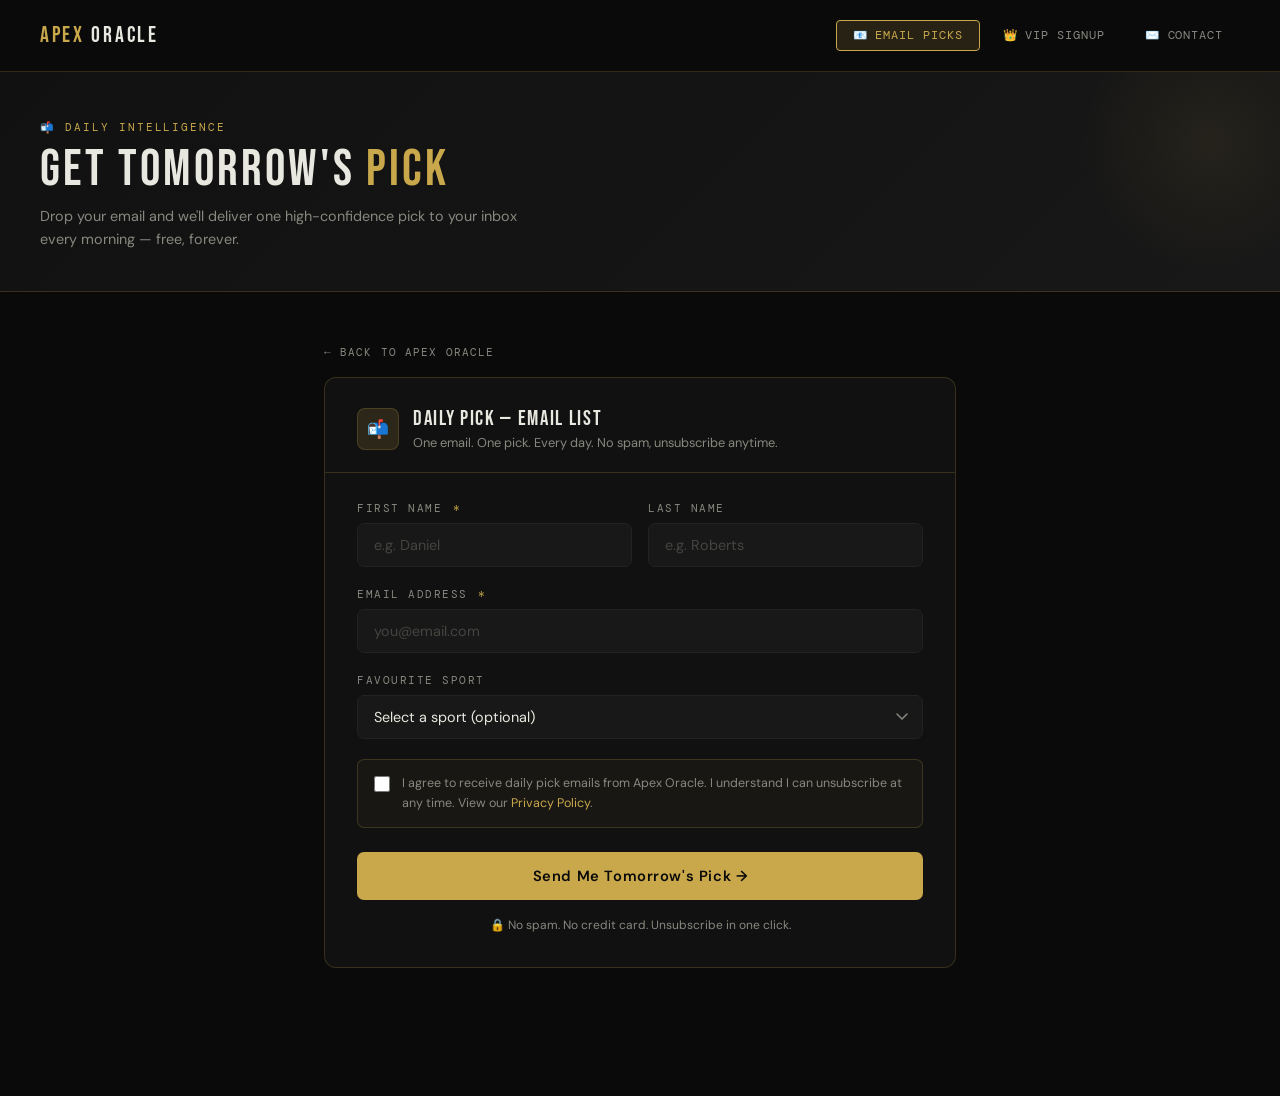
<file: forms.html>
<!DOCTYPE html>
<html lang="en">
<head>
  <meta charset="UTF-8" />
  <meta name="viewport" content="width=device-width, initial-scale=1.0"/>
  <title>Apex Oracle — Forms</title>
  <link href="https://fonts.googleapis.com/css2?family=Bebas+Neue&family=DM+Sans:wght@300;400;500;600&family=DM+Mono:wght@400;500&display=swap" rel="stylesheet"/>
  <style>
    :root {
      --gold: #C9A84C;
      --gold-light: #E8C96A;
      --gold-dim: rgba(201,168,76,0.15);
      --dark: #0A0A0A;
      --dark2: #111111;
      --dark3: #181818;
      --dark4: #222222;
      --border: rgba(201,168,76,0.2);
      --text: #E8E8E0;
      --muted: #888880;
      --success: #3ECF8E;
      --error: #FF4D4D;
    }

    *, *::before, *::after { box-sizing: border-box; margin: 0; padding: 0; }

    body {
      background: var(--dark);
      color: var(--text);
      font-family: 'DM Sans', sans-serif;
      min-height: 100vh;
      padding: 0;
    }

    /* ─── NAV ─── */
    .nav {
      display: flex;
      align-items: center;
      justify-content: space-between;
      padding: 20px 40px;
      border-bottom: 1px solid var(--border);
      background: var(--dark);
      position: sticky;
      top: 0;
      z-index: 100;
    }
    .nav-logo {
      font-family: 'Bebas Neue', sans-serif;
      font-size: 1.4rem;
      letter-spacing: 0.12em;
      color: var(--gold);
      text-decoration: none;
    }
    .nav-logo span { color: var(--text); }
    .nav-tabs {
      display: flex;
      gap: 6px;
    }
    .nav-tab {
      background: none;
      border: 1px solid transparent;
      color: var(--muted);
      font-family: 'DM Mono', monospace;
      font-size: 0.72rem;
      letter-spacing: 0.08em;
      padding: 7px 16px;
      border-radius: 4px;
      cursor: pointer;
      transition: all 0.2s;
      text-transform: uppercase;
    }
    .nav-tab:hover { color: var(--text); border-color: var(--border); }
    .nav-tab.active {
      background: var(--gold-dim);
      border-color: var(--gold);
      color: var(--gold);
    }

    /* ─── SECTIONS ─── */
    .section { display: none; }
    .section.active { display: block; }

    /* ─── HERO STRIP ─── */
    .hero-strip {
      background: linear-gradient(135deg, var(--dark2) 0%, var(--dark3) 100%);
      border-bottom: 1px solid var(--border);
      padding: 48px 40px 40px;
      position: relative;
      overflow: hidden;
    }
    .hero-strip::before {
      content: '';
      position: absolute;
      top: -60px; right: -60px;
      width: 260px; height: 260px;
      background: radial-gradient(circle, rgba(201,168,76,0.08) 0%, transparent 70%);
      border-radius: 50%;
    }
    .hero-eyebrow {
      font-family: 'DM Mono', monospace;
      font-size: 0.68rem;
      letter-spacing: 0.18em;
      color: var(--gold);
      text-transform: uppercase;
      margin-bottom: 10px;
    }
    .hero-title {
      font-family: 'Bebas Neue', sans-serif;
      font-size: clamp(2rem, 5vw, 3.2rem);
      letter-spacing: 0.06em;
      line-height: 1;
      color: var(--text);
      margin-bottom: 10px;
    }
    .hero-title em { color: var(--gold); font-style: normal; }
    .hero-sub {
      color: var(--muted);
      font-size: 0.9rem;
      max-width: 480px;
      line-height: 1.6;
    }

    /* ─── FORM WRAPPER ─── */
    .form-wrapper {
      max-width: 680px;
      margin: 48px auto;
      padding: 0 24px 80px;
    }

    /* ─── FORM CARD ─── */
    .form-card {
      background: var(--dark2);
      border: 1px solid var(--border);
      border-radius: 12px;
      overflow: hidden;
    }
    .form-card-header {
      padding: 28px 32px 20px;
      border-bottom: 1px solid var(--border);
      display: flex;
      align-items: center;
      gap: 14px;
    }
    .form-card-icon {
      width: 42px; height: 42px;
      background: var(--gold-dim);
      border: 1px solid var(--border);
      border-radius: 8px;
      display: flex;
      align-items: center;
      justify-content: center;
      font-size: 1.1rem;
      flex-shrink: 0;
    }
    .form-card-title {
      font-family: 'Bebas Neue', sans-serif;
      font-size: 1.3rem;
      letter-spacing: 0.08em;
      color: var(--text);
    }
    .form-card-desc {
      font-size: 0.8rem;
      color: var(--muted);
      margin-top: 2px;
      line-height: 1.5;
    }
    .form-card-body { padding: 28px 32px 32px; }

    /* ─── FIELD ─── */
    .field { margin-bottom: 20px; }
    .field label {
      display: block;
      font-family: 'DM Mono', monospace;
      font-size: 0.68rem;
      letter-spacing: 0.14em;
      text-transform: uppercase;
      color: var(--muted);
      margin-bottom: 8px;
    }
    .field label .req { color: var(--gold); margin-left: 2px; }
    .field input,
    .field select,
    .field textarea {
      width: 100%;
      background: var(--dark3);
      border: 1px solid var(--dark4);
      border-radius: 7px;
      color: var(--text);
      font-family: 'DM Sans', sans-serif;
      font-size: 0.9rem;
      padding: 12px 16px;
      outline: none;
      transition: border-color 0.2s, box-shadow 0.2s;
      appearance: none;
      -webkit-appearance: none;
    }
    .field select {
      background-image: url("data:image/svg+xml,%3Csvg xmlns='http://www.w3.org/2000/svg' width='12' height='8' viewBox='0 0 12 8'%3E%3Cpath d='M1 1l5 5 5-5' stroke='%23888880' stroke-width='1.5' fill='none' stroke-linecap='round'/%3E%3C/svg%3E");
      background-repeat: no-repeat;
      background-position: right 14px center;
      padding-right: 36px;
    }
    .field select option { background: var(--dark3); }
    .field textarea { resize: vertical; min-height: 120px; line-height: 1.6; }
    .field input::placeholder,
    .field textarea::placeholder { color: #444440; }
    .field input:focus,
    .field select:focus,
    .field textarea:focus {
      border-color: var(--gold);
      box-shadow: 0 0 0 3px rgba(201,168,76,0.1);
    }

    /* ─── ROW ─── */
    .field-row {
      display: grid;
      grid-template-columns: 1fr 1fr;
      gap: 16px;
    }
    @media(max-width:520px) { .field-row { grid-template-columns: 1fr; } }

    /* ─── HIDDEN ─── */
    .hidden-input { display: none; }

    /* ─── CONSENT ─── */
    .consent {
      display: flex;
      align-items: flex-start;
      gap: 12px;
      margin-bottom: 24px;
      padding: 14px 16px;
      background: rgba(201,168,76,0.04);
      border: 1px solid var(--border);
      border-radius: 7px;
    }
    .consent input[type="checkbox"] {
      width: 16px; height: 16px;
      margin-top: 2px;
      flex-shrink: 0;
      accent-color: var(--gold);
      cursor: pointer;
    }
    .consent-text {
      font-size: 0.78rem;
      color: var(--muted);
      line-height: 1.55;
    }
    .consent-text a { color: var(--gold); text-decoration: none; }

    /* ─── SUBMIT BTN ─── */
    .btn-submit {
      width: 100%;
      background: var(--gold);
      border: none;
      border-radius: 7px;
      color: #0A0A0A;
      font-family: 'DM Sans', sans-serif;
      font-weight: 600;
      font-size: 0.92rem;
      letter-spacing: 0.04em;
      padding: 14px 24px;
      cursor: pointer;
      transition: background 0.2s, transform 0.15s, opacity 0.2s;
      display: flex;
      align-items: center;
      justify-content: center;
      gap: 8px;
    }
    .btn-submit:hover { background: var(--gold-light); transform: translateY(-1px); }
    .btn-submit:active { transform: translateY(0); }
    .btn-submit:disabled { opacity: 0.5; cursor: not-allowed; transform: none; }

    /* ─── SPINNER ─── */
    .spinner {
      width: 16px; height: 16px;
      border: 2px solid rgba(0,0,0,0.2);
      border-top-color: #0A0A0A;
      border-radius: 50%;
      animation: spin 0.7s linear infinite;
      display: none;
    }
    .btn-submit.loading .spinner { display: block; }
    .btn-submit.loading .btn-text { opacity: 0.7; }
    @keyframes spin { to { transform: rotate(360deg); } }

    /* ─── TOAST ─── */
    .toast {
      display: none;
      align-items: center;
      gap: 12px;
      padding: 14px 18px;
      border-radius: 8px;
      font-size: 0.85rem;
      margin-top: 16px;
      line-height: 1.5;
    }
    .toast.success {
      display: flex;
      background: rgba(62,207,142,0.1);
      border: 1px solid rgba(62,207,142,0.3);
      color: var(--success);
    }
    .toast.error {
      display: flex;
      background: rgba(255,77,77,0.1);
      border: 1px solid rgba(255,77,77,0.3);
      color: var(--error);
    }
    .toast-icon { font-size: 1.1rem; flex-shrink: 0; }

    /* ─── DIVIDER ─── */
    .divider {
      text-align: center;
      color: var(--muted);
      font-family: 'DM Mono', monospace;
      font-size: 0.65rem;
      letter-spacing: 0.14em;
      text-transform: uppercase;
      margin: 36px 0;
      display: flex;
      align-items: center;
      gap: 16px;
    }
    .divider::before, .divider::after {
      content: '';
      flex: 1;
      height: 1px;
      background: var(--border);
    }

    /* ─── VIP BADGES ─── */
    .vip-options {
      display: grid;
      grid-template-columns: repeat(3,1fr);
      gap: 10px;
      margin-bottom: 20px;
    }
    @media(max-width:480px) { .vip-options { grid-template-columns: 1fr; } }
    .vip-option {
      border: 1px solid var(--dark4);
      border-radius: 8px;
      padding: 14px 12px;
      cursor: pointer;
      transition: all 0.2s;
      text-align: center;
      position: relative;
    }
    .vip-option input { display: none; }
    .vip-option:hover { border-color: var(--border); }
    .vip-option.selected {
      border-color: var(--gold);
      background: var(--gold-dim);
    }
    .vip-option-badge {
      font-family: 'DM Mono', monospace;
      font-size: 0.62rem;
      letter-spacing: 0.1em;
      text-transform: uppercase;
      color: var(--muted);
      margin-bottom: 6px;
    }
    .vip-option-price {
      font-family: 'Bebas Neue', sans-serif;
      font-size: 1.4rem;
      letter-spacing: 0.06em;
      color: var(--text);
    }
    .vip-option-price small {
      font-family: 'DM Sans', sans-serif;
      font-size: 0.7rem;
      color: var(--muted);
    }
    .vip-option.selected .vip-option-price { color: var(--gold); }
    .popular-tag {
      position: absolute;
      top: -10px; left: 50%;
      transform: translateX(-50%);
      background: var(--gold);
      color: #0A0A0A;
      font-family: 'DM Mono', monospace;
      font-size: 0.58rem;
      letter-spacing: 0.1em;
      text-transform: uppercase;
      padding: 2px 10px;
      border-radius: 20px;
      font-weight: 600;
      white-space: nowrap;
    }

    /* ─── FOOTER NOTE ─── */
    .form-note {
      text-align: center;
      font-size: 0.75rem;
      color: var(--muted);
      margin-top: 16px;
      line-height: 1.6;
    }
    .form-note a { color: var(--gold); text-decoration: none; }

    /* ─── BACK LINK ─── */
    .back-link {
      display: inline-flex;
      align-items: center;
      gap: 6px;
      color: var(--muted);
      font-family: 'DM Mono', monospace;
      font-size: 0.7rem;
      letter-spacing: 0.1em;
      text-transform: uppercase;
      text-decoration: none;
      margin-bottom: 18px;
      transition: color 0.2s;
    }
    .back-link:hover { color: var(--gold); }

    /* ─── MOBILE NAV ─── */
    @media(max-width:600px) {
      .nav { padding: 16px 20px; flex-direction: column; gap: 12px; align-items: flex-start; }
      .hero-strip { padding: 36px 20px 32px; }
      .form-card-header, .form-card-body { padding-left: 20px; padding-right: 20px; }
      .nav-tabs { gap: 4px; width: 100%; overflow-x: auto; }
      .nav-tab { font-size: 0.62rem; padding: 6px 10px; white-space: nowrap; }
    }
  </style>
</head>
<body>

<!-- NAV -->
<nav class="nav">
  <a href="index.html" class="nav-logo">APEX <span>ORACLE</span></a>
  <div class="nav-tabs">
    <button class="nav-tab active" onclick="showSection('footer-form', this)">📧 Email Picks</button>
    <button class="nav-tab" onclick="showSection('vip-form', this)">👑 VIP Signup</button>
    <button class="nav-tab" onclick="showSection('contact-form', this)">✉️ Contact</button>
  </div>
</nav>

<!-- ════════════════════════════════════════
     SECTION 1 — FOOTER EMAIL CAPTURE
════════════════════════════════════════ -->
<div id="footer-form" class="section active">
  <div class="hero-strip">
    <div class="hero-eyebrow">📬 Daily Intelligence</div>
    <div class="hero-title">Get Tomorrow's <em>Pick</em></div>
    <div class="hero-sub">Drop your email and we'll deliver one high-confidence pick to your inbox every morning — free, forever.</div>
  </div>
  <div class="form-wrapper">
    <a href="index.html" class="back-link">← Back to Apex Oracle</a>
    <div class="form-card">
      <div class="form-card-header">
        <div class="form-card-icon">📬</div>
        <div>
          <div class="form-card-title">Daily Pick — Email List</div>
          <div class="form-card-desc">One email. One pick. Every day. No spam, unsubscribe anytime.</div>
        </div>
      </div>
      <div class="form-card-body">
        <form id="emailPickForm" data-form-name="Daily Pick Subscriber">
          <input type="hidden" name="_source" value="Footer Email Capture — Apex Oracle"/>
          <input type="hidden" name="_subject" value="New Daily Pick Subscriber"/>

          <div class="field-row">
            <div class="field">
              <label>First Name <span class="req">*</span></label>
              <input type="text" name="first_name" placeholder="e.g. Daniel" required/>
            </div>
            <div class="field">
              <label>Last Name</label>
              <input type="text" name="last_name" placeholder="e.g. Roberts"/>
            </div>
          </div>

          <div class="field">
            <label>Email Address <span class="req">*</span></label>
            <input type="email" name="email" placeholder="you@email.com" required/>
          </div>

          <div class="field">
            <label>Favourite Sport</label>
            <select name="favourite_sport">
              <option value="">Select a sport (optional)</option>
              <option>Football / Soccer</option>
              <option>Basketball (NBA)</option>
              <option>Tennis</option>
              <option>NFL / American Football</option>
              <option>MMA / Boxing</option>
              <option>Cricket</option>
              <option>Baseball</option>
              <option>Formula 1</option>
              <option>Hockey (NHL)</option>
              <option>Esports</option>
              <option>Golf</option>
              <option>Rugby</option>
            </select>
          </div>

          <div class="consent">
            <input type="checkbox" id="consent1" name="consent" value="yes" required/>
            <div class="consent-text">
              I agree to receive daily pick emails from Apex Oracle. I understand I can unsubscribe at any time. View our <a href="#">Privacy Policy</a>.
            </div>
          </div>

          <button type="submit" class="btn-submit" id="emailPickBtn">
            <span class="btn-text">Send Me Tomorrow's Pick →</span>
            <span class="spinner"></span>
          </button>
          <div class="toast" id="emailPickToast"></div>
          <div class="form-note">🔒 No spam. No credit card. Unsubscribe in one click.</div>
        </form>
      </div>
    </div>
  </div>
</div>

<!-- ════════════════════════════════════════
     SECTION 2 — VIP SIGNUP INTEREST
════════════════════════════════════════ -->
<div id="vip-form" class="section">
  <div class="hero-strip">
    <div class="hero-eyebrow">👑 Premium Access</div>
    <div class="hero-title">Unlock <em>VIP</em> Intelligence</div>
    <div class="hero-sub">25–35 high-confidence picks per week, in-play alerts, and direct analyst access. Start your 7-day trial.</div>
  </div>
  <div class="form-wrapper">
    <a href="index.html" class="back-link">← Back to Apex Oracle</a>
    <div class="form-card">
      <div class="form-card-header">
        <div class="form-card-icon">👑</div>
        <div>
          <div class="form-card-title">VIP Membership Interest</div>
          <div class="form-card-desc">Tell us about yourself — our team will reach out within 24 hours to onboard you.</div>
        </div>
      </div>
      <div class="form-card-body">
        <form id="vipForm" data-form-name="VIP Interest">
          <input type="hidden" name="_source" value="VIP Signup Interest — Apex Oracle"/>
          <input type="hidden" name="_subject" value="New VIP Membership Interest"/>

          <div class="field-row">
            <div class="field">
              <label>First Name <span class="req">*</span></label>
              <input type="text" name="first_name" placeholder="e.g. Maya" required/>
            </div>
            <div class="field">
              <label>Last Name <span class="req">*</span></label>
              <input type="text" name="last_name" placeholder="e.g. Okafor" required/>
            </div>
          </div>

          <div class="field">
            <label>Email Address <span class="req">*</span></label>
            <input type="email" name="email" placeholder="you@email.com" required/>
          </div>

          <div class="field">
            <label>Telegram Username</label>
            <input type="text" name="telegram" placeholder="@yourusername (optional)"/>
          </div>

          <div class="field">
            <label>Preferred Plan <span class="req">*</span></label>
            <div class="vip-options">
              <label class="vip-option" id="plan-monthly" onclick="selectPlan('VIP Monthly — $89/mo', 'plan-monthly')">
                <input type="radio" name="plan" value="VIP Monthly — $89/mo"/>
                <div class="vip-option-badge">Monthly</div>
                <div class="vip-option-price">$89<small>/mo</small></div>
              </label>
              <label class="vip-option selected" id="plan-annual" onclick="selectPlan('VIP Annual — $649/yr', 'plan-annual')">
                <div class="popular-tag">Most Popular</div>
                <input type="radio" name="plan" value="VIP Annual — $649/yr" checked/>
                <div class="vip-option-badge">Annual</div>
                <div class="vip-option-price">$649<small>/yr</small></div>
              </label>
              <label class="vip-option" id="plan-trial" onclick="selectPlan('7-Day Free Trial', 'plan-trial')">
                <input type="radio" name="plan" value="7-Day Free Trial"/>
                <div class="vip-option-badge">Try First</div>
                <div class="vip-option-price" style="font-size:1.1rem;">7-Day<small> Trial</small></div>
              </label>
            </div>
          </div>

          <div class="field">
            <label>Primary Sport(s) of Interest</label>
            <select name="sports_interest">
              <option value="">Select main sport</option>
              <option>Football / Soccer</option>
              <option>Basketball (NBA)</option>
              <option>Tennis</option>
              <option>NFL / American Football</option>
              <option>MMA / Boxing</option>
              <option>Cricket</option>
              <option>All Sports</option>
              <option>Other</option>
            </select>
          </div>

          <div class="field">
            <label>Betting Experience</label>
            <select name="experience">
              <option value="">Select level</option>
              <option>Beginner (under 6 months)</option>
              <option>Intermediate (6 months – 2 years)</option>
              <option>Experienced (2–5 years)</option>
              <option>Professional / Syndicate (5+ years)</option>
            </select>
          </div>

          <div class="consent">
            <input type="checkbox" id="consent2" name="consent" value="yes" required/>
            <div class="consent-text">
              I confirm I am 18+ years old, that sports betting is legal in my jurisdiction, and I agree to Apex Oracle's <a href="#">Terms</a> and <a href="#">Privacy Policy</a>.
            </div>
          </div>

          <button type="submit" class="btn-submit" id="vipBtn">
            <span class="btn-text">Start My VIP Trial →</span>
            <span class="spinner"></span>
          </button>
          <div class="toast" id="vipToast"></div>
          <div class="form-note">🔒 $1 verification charge reversed immediately. Cancel anytime — no questions asked.</div>
        </form>
      </div>
    </div>
  </div>
</div>

<!-- ════════════════════════════════════════
     SECTION 3 — CONTACT FORM
════════════════════════════════════════ -->
<div id="contact-form" class="section">
  <div class="hero-strip">
    <div class="hero-eyebrow">✉️ Get in Touch</div>
    <div class="hero-title">Talk to <em>Apex</em></div>
    <div class="hero-sub">Press, partnerships, support, or just a question — drop us a message and we'll get back within 24 hours.</div>
  </div>
  <div class="form-wrapper">
    <a href="index.html" class="back-link">← Back to Apex Oracle</a>
    <div class="form-card">
      <div class="form-card-header">
        <div class="form-card-icon">✉️</div>
        <div>
          <div class="form-card-title">Contact the Team</div>
          <div class="form-card-desc">For everything else — replies typically land within one business day.</div>
        </div>
      </div>
      <div class="form-card-body">
        <form id="contactForm" data-form-name="Contact Form">
          <input type="hidden" name="_source" value="Contact Form — Apex Oracle"/>
          <input type="hidden" name="_subject" value="New Contact Form Message"/>

          <div class="field-row">
            <div class="field">
              <label>Full Name <span class="req">*</span></label>
              <input type="text" name="full_name" placeholder="e.g. James Carter" required/>
            </div>
            <div class="field">
              <label>Email Address <span class="req">*</span></label>
              <input type="email" name="email" placeholder="you@email.com" required/>
            </div>
          </div>

          <div class="field">
            <label>Reason for Contact <span class="req">*</span></label>
            <select name="reason" required>
              <option value="">Select a topic</option>
              <option>Membership / Billing question</option>
              <option>Technical support</option>
              <option>Press / Media enquiry</option>
              <option>Partnership / Affiliate</option>
              <option>Refund request</option>
              <option>Responsible play concern</option>
              <option>General feedback</option>
              <option>Other</option>
            </select>
          </div>

          <div class="field">
            <label>Subject <span class="req">*</span></label>
            <input type="text" name="subject" placeholder="Briefly, what's this about?" required/>
          </div>

          <div class="field">
            <label>Your Message <span class="req">*</span></label>
            <textarea name="message" placeholder="Tell us a bit more — the more detail, the faster we can help." required></textarea>
          </div>

          <div class="consent">
            <input type="checkbox" id="consent3" name="consent" value="yes" required/>
            <div class="consent-text">
              I agree to Apex Oracle storing my message and contact details for the purpose of responding to this enquiry. View our <a href="#">Privacy Policy</a>.
            </div>
          </div>

          <button type="submit" class="btn-submit" id="contactBtn">
            <span class="btn-text">Send Message →</span>
            <span class="spinner"></span>
          </button>
          <div class="toast" id="contactToast"></div>
          <div class="form-note">🔒 We respond within 24 hours, Monday to Friday.</div>
        </form>
      </div>
    </div>
  </div>
</div>

<script>
  /* ─── Tab switching ─── */
  function showSection(id, btn) {
    document.querySelectorAll('.section').forEach(s => s.classList.remove('active'));
    document.querySelectorAll('.nav-tab').forEach(t => t.classList.remove('active'));
    document.getElementById(id).classList.add('active');
    btn.classList.add('active');
    window.scrollTo({ top: 0, behavior: 'smooth' });
  }

  /* ─── VIP plan selector ─── */
  function selectPlan(value, id) {
    document.querySelectorAll('.vip-option').forEach(o => o.classList.remove('selected'));
    document.getElementById(id).classList.add('selected');
    const radio = document.querySelector(`#${id} input[type="radio"]`);
    if (radio) radio.checked = true;
  }

  /* ─── Form submission via Formspree ───
     Replace YOUR_FORM_ID with your real Formspree form ID(s) once you've signed up
     at https://formspree.io (free tier supports 50 submissions/month).
     Until then, forms will simulate success without sending real emails.        */
  const FORMSPREE_ENDPOINT = 'https://formspree.io/f/xlgzrywy';

  function showToast(toastEl, type, message) {
    toastEl.className = `toast ${type}`;
    toastEl.innerHTML = `<span class="toast-icon">${type === 'success' ? '✓' : '⚠'}</span><span>${message}</span>`;
  }

  async function handleSubmit(e, formId, btnId, toastId, successMsg) {
    e.preventDefault();
    const form = document.getElementById(formId);
    const btn = document.getElementById(btnId);
    const toast = document.getElementById(toastId);
    btn.classList.add('loading');
    btn.disabled = true;
    toast.style.display = 'none';

    try {
      if (FORMSPREE_ENDPOINT) {
        const res = await fetch(FORMSPREE_ENDPOINT, {
          method: 'POST',
          headers: { 'Accept': 'application/json' },
          body: new FormData(form)
        });
        if (!res.ok) throw new Error('Submission failed');
      } else {
        // Demo: simulate latency until Formspree is wired up
        await new Promise(r => setTimeout(r, 900));
        console.log(`[demo] ${form.dataset.formName}:`, Object.fromEntries(new FormData(form)));
      }
      showToast(toast, 'success', successMsg);
      form.reset();
      // Re-select the popular VIP plan after reset
      if (formId === 'vipForm') selectPlan('VIP Annual — $649/yr', 'plan-annual');
    } catch (err) {
      showToast(toast, 'error', "Something went wrong — please email hello@apexoracle.com directly.");
    } finally {
      btn.classList.remove('loading');
      btn.disabled = false;
    }
  }

  document.getElementById('emailPickForm').addEventListener('submit', e =>
    handleSubmit(e, 'emailPickForm', 'emailPickBtn', 'emailPickToast',
      "You're in. Tomorrow's pick lands in your inbox by 9am."));

  document.getElementById('vipForm').addEventListener('submit', e =>
    handleSubmit(e, 'vipForm', 'vipBtn', 'vipToast',
      "Welcome to VIP. Our team will reach out within 24 hours."));

  document.getElementById('contactForm').addEventListener('submit', e =>
    handleSubmit(e, 'contactForm', 'contactBtn', 'contactToast',
      "Message received. We'll reply within 24 hours."));
</script>

</body>
</html>
</file>
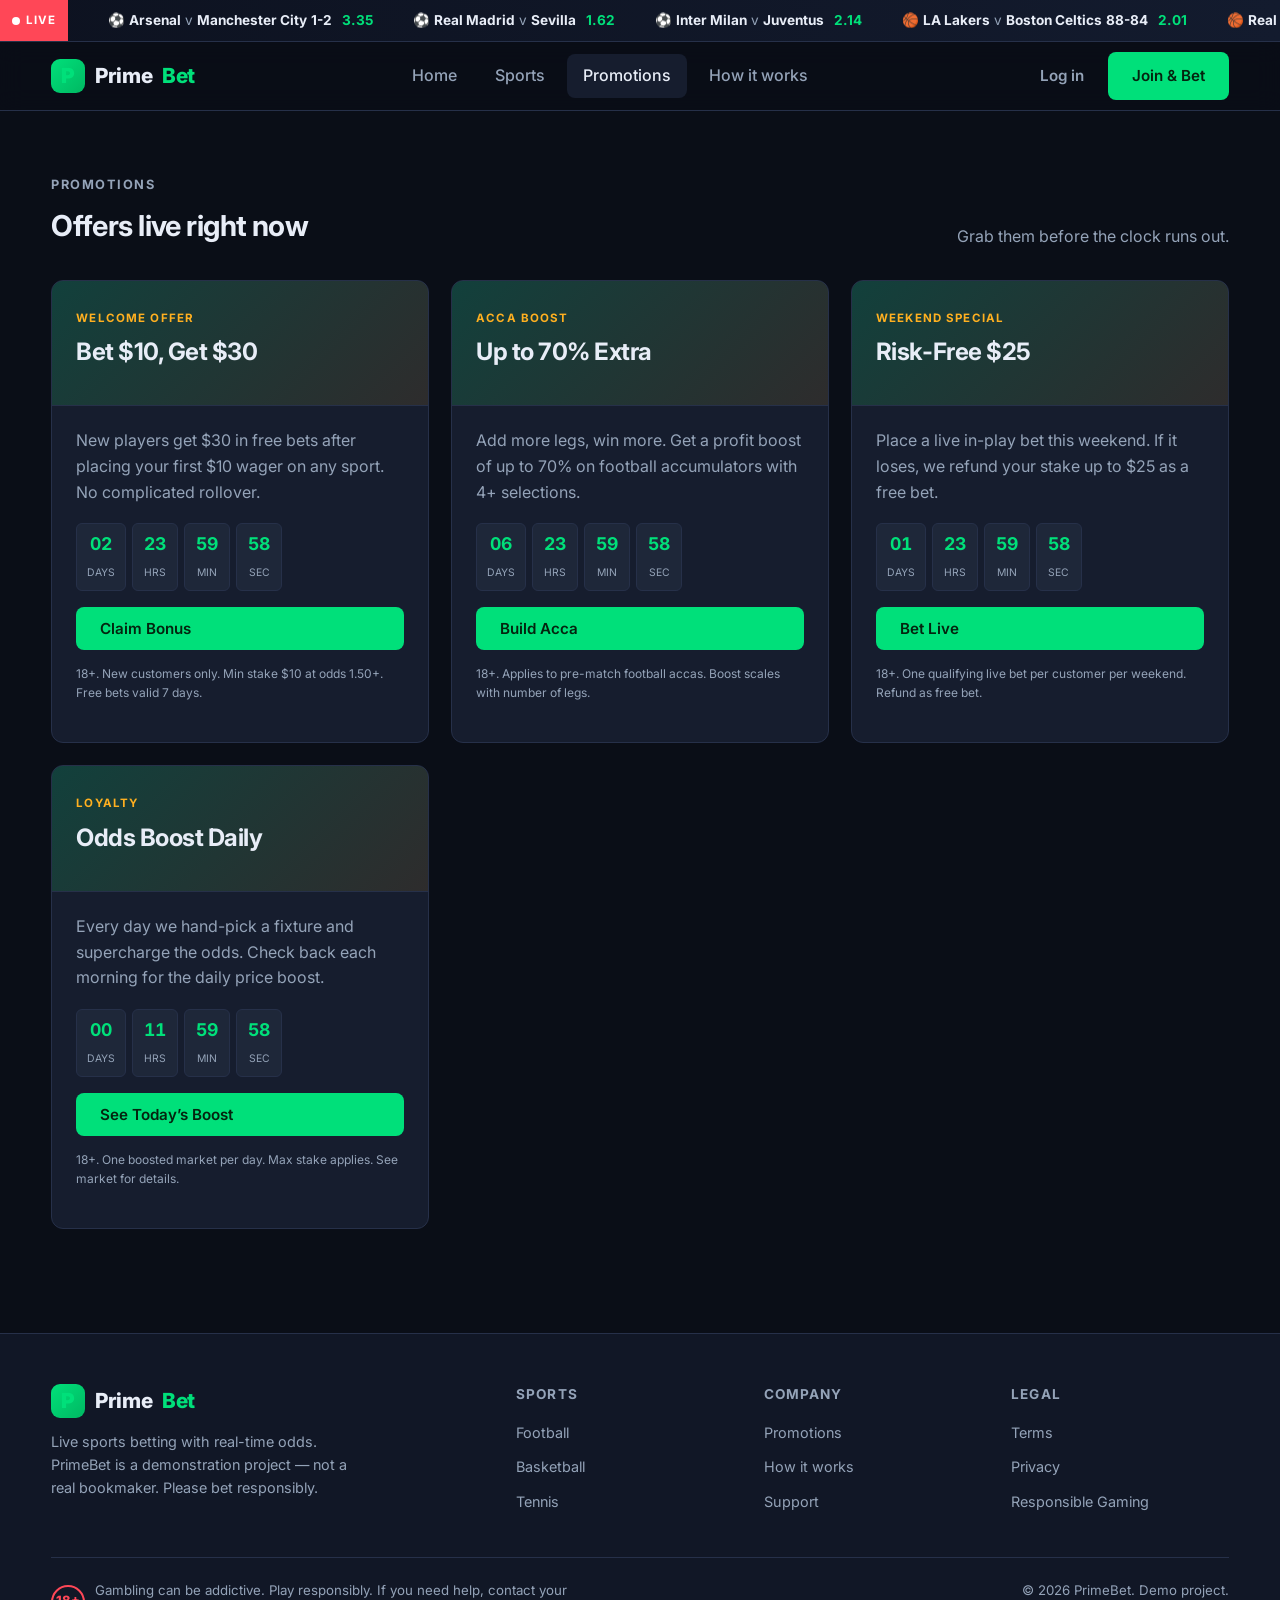
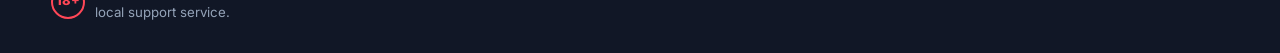
<file: primebet/promos.html>
<!DOCTYPE html>
<html lang="en">
<head>
  <meta charset="UTF-8" />
  <meta name="viewport" content="width=device-width, initial-scale=1.0" />
  <title>Promotions &amp; Bonuses — PrimeBet</title>
  <meta name="description" content="Welcome offers, acca boosts and daily odds specials at PrimeBet. Limited-time promotions with live countdowns." />
  <link rel="preconnect" href="https://fonts.googleapis.com" />
  <link rel="preconnect" href="https://fonts.gstatic.com" crossorigin />
  <link href="https://fonts.googleapis.com/css2?family=Inter:wght@400;500;600;700;800;900&display=swap" rel="stylesheet" />
  <link rel="stylesheet" href="css/styles.css" />
</head>
<body>

  <!-- Live ticker -->
  <div class="ticker" aria-label="Live odds ticker">
    <div class="ticker__label"><span class="dot"></span> Live</div>
    <div class="ticker__track" id="tickerTrack"></div>
  </div>

  <!-- Header -->
  <header class="site-header">
    <div class="container">
      <nav class="nav">
        <a href="index.html" class="brand">
          <span class="brand__mark">P</span>Prime<span>Bet</span>
        </a>
        <div class="nav__links">
          <a href="index.html">Home</a>
          <a href="sports.html">Sports</a>
          <a href="promos.html" class="active">Promotions</a>
          <a href="index.html#how">How it works</a>
        </div>
        <div class="nav__actions">
          <a href="#" class="btn btn-ghost">Log in</a>
          <a href="#" class="btn btn-primary">Join &amp; Bet</a>
        </div>
        <button class="nav__toggle" aria-label="Toggle menu">☰</button>
      </nav>
    </div>
  </header>

  <!-- Promotions -->
  <section class="section">
    <div class="container">
      <div class="section__head">
        <div>
          <p class="eyebrow">Promotions</p>
          <h2>Offers live right now</h2>
        </div>
        <p class="text-dim">Grab them before the clock runs out.</p>
      </div>

      <div class="promo-grid" id="promoGrid">
        <p class="text-dim">Loading promotions…</p>
      </div>
    </div>
  </section>

  <!-- Footer -->
  <footer class="site-footer">
    <div class="container">
      <div class="footer-grid">
        <div>
          <a href="index.html" class="brand"><span class="brand__mark">P</span>Prime<span>Bet</span></a>
          <p class="about">Live sports betting with real-time odds. PrimeBet is a demonstration project — not a real bookmaker. Please bet responsibly.</p>
        </div>
        <div>
          <h4>Sports</h4>
          <ul>
            <li><a href="sports.html">Football</a></li>
            <li><a href="sports.html">Basketball</a></li>
            <li><a href="sports.html">Tennis</a></li>
          </ul>
        </div>
        <div>
          <h4>Company</h4>
          <ul>
            <li><a href="promos.html">Promotions</a></li>
            <li><a href="index.html#how">How it works</a></li>
            <li><a href="#">Support</a></li>
          </ul>
        </div>
        <div>
          <h4>Legal</h4>
          <ul>
            <li><a href="#">Terms</a></li>
            <li><a href="#">Privacy</a></li>
            <li><a href="#">Responsible Gaming</a></li>
          </ul>
        </div>
      </div>
      <div class="footer-bottom">
        <div class="rg-note">
          <span class="age-badge">18+</span>
          <span>Gambling can be addictive. Play responsibly. If you need help, contact your local support service.</span>
        </div>
        <div>© <span data-year>2026</span> PrimeBet. Demo project.</div>
      </div>
    </div>
  </footer>

  <script src="js/ticker.js"></script>
  <script src="js/promos.js"></script>
</body>
</html>
</file>
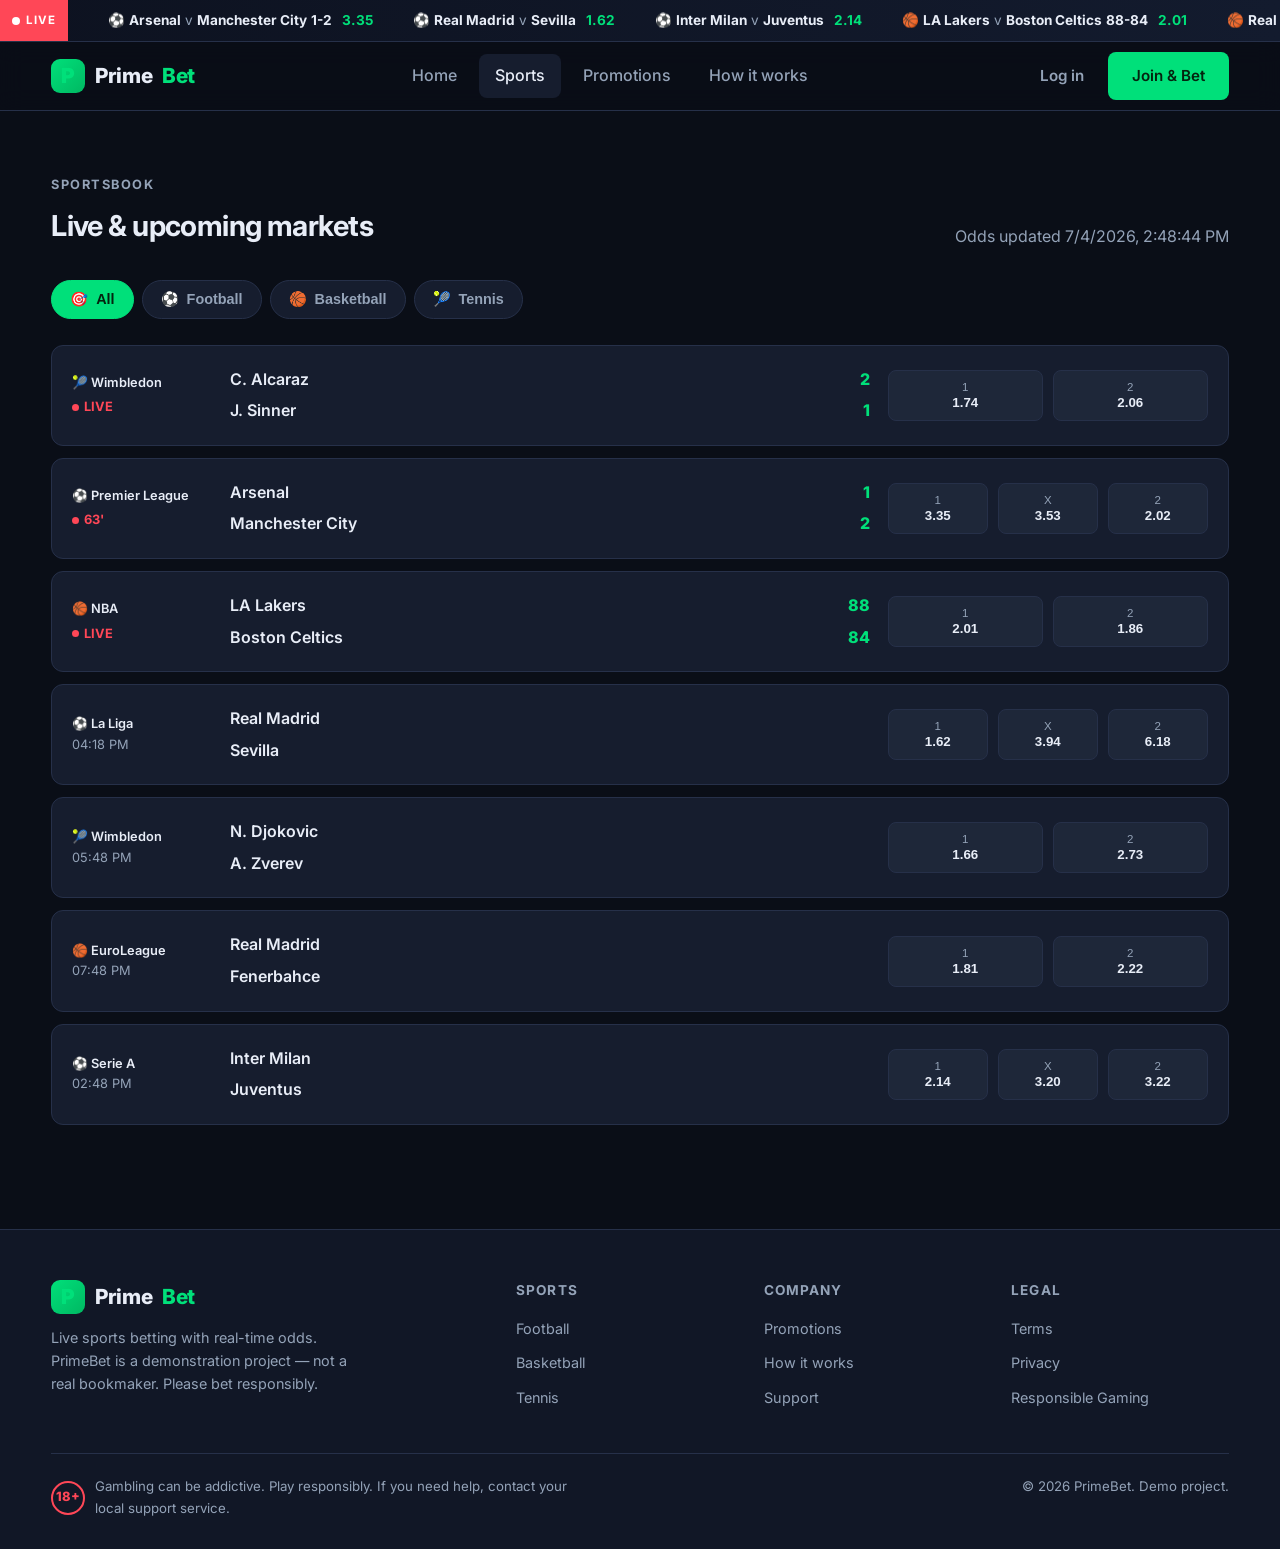
<file: primebet/sports.html>
<!DOCTYPE html>
<html lang="en">
<head>
  <meta charset="UTF-8" />
  <meta name="viewport" content="width=device-width, initial-scale=1.0" />
  <title>Sports &amp; Live Odds — PrimeBet</title>
  <meta name="description" content="Browse live and upcoming fixtures across football, basketball and tennis with real-time odds on PrimeBet." />
  <link rel="preconnect" href="https://fonts.googleapis.com" />
  <link rel="preconnect" href="https://fonts.gstatic.com" crossorigin />
  <link href="https://fonts.googleapis.com/css2?family=Inter:wght@400;500;600;700;800;900&display=swap" rel="stylesheet" />
  <link rel="stylesheet" href="css/styles.css" />
</head>
<body>

  <!-- Live ticker -->
  <div class="ticker" aria-label="Live odds ticker">
    <div class="ticker__label"><span class="dot"></span> Live</div>
    <div class="ticker__track" id="tickerTrack"></div>
  </div>

  <!-- Header -->
  <header class="site-header">
    <div class="container">
      <nav class="nav">
        <a href="index.html" class="brand">
          <span class="brand__mark">P</span>Prime<span>Bet</span>
        </a>
        <div class="nav__links">
          <a href="index.html">Home</a>
          <a href="sports.html" class="active">Sports</a>
          <a href="promos.html">Promotions</a>
          <a href="index.html#how">How it works</a>
        </div>
        <div class="nav__actions">
          <a href="#" class="btn btn-ghost">Log in</a>
          <a href="#" class="btn btn-primary">Join &amp; Bet</a>
        </div>
        <button class="nav__toggle" aria-label="Toggle menu">☰</button>
      </nav>
    </div>
  </header>

  <!-- Sportsbook -->
  <section class="section">
    <div class="container">
      <div class="section__head">
        <div>
          <p class="eyebrow">Sportsbook</p>
          <h2>Live &amp; upcoming markets</h2>
        </div>
        <p class="text-dim" id="lastUpdated">Loading odds…</p>
      </div>

      <div class="sports-tabs" id="sportsTabs"><!-- tabs injected --></div>

      <div class="match-list" id="matchList">
        <p class="text-dim">Loading fixtures…</p>
      </div>
    </div>
  </section>

  <!-- Footer -->
  <footer class="site-footer">
    <div class="container">
      <div class="footer-grid">
        <div>
          <a href="index.html" class="brand"><span class="brand__mark">P</span>Prime<span>Bet</span></a>
          <p class="about">Live sports betting with real-time odds. PrimeBet is a demonstration project — not a real bookmaker. Please bet responsibly.</p>
        </div>
        <div>
          <h4>Sports</h4>
          <ul>
            <li><a href="sports.html">Football</a></li>
            <li><a href="sports.html">Basketball</a></li>
            <li><a href="sports.html">Tennis</a></li>
          </ul>
        </div>
        <div>
          <h4>Company</h4>
          <ul>
            <li><a href="promos.html">Promotions</a></li>
            <li><a href="index.html#how">How it works</a></li>
            <li><a href="#">Support</a></li>
          </ul>
        </div>
        <div>
          <h4>Legal</h4>
          <ul>
            <li><a href="#">Terms</a></li>
            <li><a href="#">Privacy</a></li>
            <li><a href="#">Responsible Gaming</a></li>
          </ul>
        </div>
      </div>
      <div class="footer-bottom">
        <div class="rg-note">
          <span class="age-badge">18+</span>
          <span>Gambling can be addictive. Play responsibly. If you need help, contact your local support service.</span>
        </div>
        <div>© <span data-year>2026</span> PrimeBet. Demo project.</div>
      </div>
    </div>
  </footer>

  <script src="js/ticker.js"></script>
  <script src="js/sports.js"></script>
</body>
</html>
</file>
<file: primebet/css/styles.css>
/* ===================================================================
   PrimeBet — Global Styles
   =================================================================== */

:root {
  --bg:        #0a0e17;
  --bg-alt:    #111726;
  --surface:   #161d2e;
  --surface-2: #1e2739;
  --border:    #263049;
  --text:      #e8edf7;
  --text-dim:  #94a3b8;
  --primary:   #00e07a;
  --primary-d: #00b862;
  --accent:    #ffb020;
  --live:      #ff4757;
  --radius:    12px;
  --radius-sm: 8px;
  --shadow:    0 10px 30px rgba(0, 0, 0, 0.35);
  --font:      'Inter', system-ui, -apple-system, 'Segoe UI', Roboto, sans-serif;
}

* { margin: 0; padding: 0; box-sizing: border-box; }

html { scroll-behavior: smooth; }

body {
  font-family: var(--font);
  background: var(--bg);
  color: var(--text);
  line-height: 1.6;
  -webkit-font-smoothing: antialiased;
}

a { color: inherit; text-decoration: none; }
img { max-width: 100%; display: block; }

.container {
  width: min(1200px, 92%);
  margin-inline: auto;
}

/* ---------- Buttons ---------- */
.btn {
  display: inline-flex;
  align-items: center;
  gap: 8px;
  padding: 12px 24px;
  border: none;
  border-radius: var(--radius-sm);
  font-family: inherit;
  font-weight: 600;
  font-size: 0.95rem;
  cursor: pointer;
  transition: transform 0.15s ease, filter 0.15s ease, background 0.15s ease;
}
.btn:hover { transform: translateY(-2px); }
.btn-primary { background: var(--primary); color: #04240f; }
.btn-primary:hover { filter: brightness(1.08); }
.btn-outline {
  background: transparent;
  color: var(--text);
  border: 1px solid var(--border);
}
.btn-outline:hover { border-color: var(--primary); color: var(--primary); }
.btn-ghost { background: transparent; color: var(--text-dim); padding: 8px 14px; }
.btn-ghost:hover { color: var(--text); }

/* ---------- Live Ticker ---------- */
.ticker {
  background: linear-gradient(90deg, #0d1220, #131b2e);
  border-bottom: 1px solid var(--border);
  overflow: hidden;
  white-space: nowrap;
  height: 42px;
  display: flex;
  align-items: center;
}
.ticker__label {
  background: var(--live);
  color: #fff;
  font-size: 0.72rem;
  font-weight: 700;
  letter-spacing: 0.08em;
  text-transform: uppercase;
  padding: 6px 12px;
  height: 100%;
  display: flex;
  align-items: center;
  gap: 6px;
  flex-shrink: 0;
  z-index: 2;
}
.ticker__label .dot {
  width: 8px; height: 8px; border-radius: 50%;
  background: #fff; animation: blink 1s infinite;
}
@keyframes blink { 50% { opacity: 0.25; } }
.ticker__track {
  display: inline-flex;
  align-items: center;
  gap: 40px;
  padding-left: 40px;
  animation: scroll-left 40s linear infinite;
  will-change: transform;
}
.ticker:hover .ticker__track { animation-play-state: paused; }
@keyframes scroll-left {
  from { transform: translateX(0); }
  to   { transform: translateX(-50%); }
}
.ticker__item { font-size: 0.85rem; color: var(--text-dim); }
.ticker__item b { color: var(--text); }
.ticker__item .odd {
  color: var(--primary);
  font-weight: 700;
  margin-left: 6px;
}

/* ---------- Header / Nav ---------- */
.site-header {
  position: sticky;
  top: 0;
  z-index: 50;
  background: rgba(10, 14, 23, 0.85);
  backdrop-filter: blur(12px);
  border-bottom: 1px solid var(--border);
}
.nav {
  display: flex;
  align-items: center;
  justify-content: space-between;
  height: 68px;
}
.brand {
  display: flex;
  align-items: center;
  gap: 10px;
  font-weight: 800;
  font-size: 1.3rem;
  letter-spacing: -0.02em;
}
.brand__mark {
  width: 34px; height: 34px;
  border-radius: 9px;
  background: linear-gradient(135deg, var(--primary), var(--primary-d));
  display: grid; place-items: center;
  color: #04240f; font-weight: 900;
}
.brand span { color: var(--primary); }
.nav__links { display: flex; gap: 6px; align-items: center; }
.nav__links a {
  padding: 9px 16px;
  border-radius: var(--radius-sm);
  color: var(--text-dim);
  font-weight: 500;
  transition: color 0.15s, background 0.15s;
}
.nav__links a:hover, .nav__links a.active {
  color: var(--text);
  background: var(--surface);
}
.nav__actions { display: flex; gap: 10px; align-items: center; }
.nav__toggle {
  display: none;
  background: none; border: none; color: var(--text);
  font-size: 1.5rem; cursor: pointer;
}

/* ---------- Hero ---------- */
.hero {
  position: relative;
  padding: 90px 0 70px;
  background:
    radial-gradient(1000px 400px at 80% -10%, rgba(0, 224, 122, 0.12), transparent),
    radial-gradient(700px 400px at 0% 20%, rgba(255, 176, 32, 0.08), transparent);
  overflow: hidden;
}
.hero__grid {
  display: grid;
  grid-template-columns: 1.1fr 0.9fr;
  gap: 50px;
  align-items: center;
}
.hero h1 {
  font-size: clamp(2.2rem, 5vw, 3.6rem);
  line-height: 1.08;
  letter-spacing: -0.03em;
  margin-bottom: 18px;
}
.hero h1 em { color: var(--primary); font-style: normal; }
.hero p.lead {
  font-size: 1.1rem;
  color: var(--text-dim);
  max-width: 520px;
  margin-bottom: 28px;
}
.hero__cta { display: flex; gap: 14px; flex-wrap: wrap; }
.hero__stats {
  display: flex;
  gap: 32px;
  margin-top: 40px;
}
.hero__stats .stat b {
  display: block;
  font-size: 1.7rem;
  color: var(--primary);
  font-weight: 800;
}
.hero__stats .stat span { color: var(--text-dim); font-size: 0.85rem; }

/* Featured live card in hero */
.spotlight {
  background: var(--surface);
  border: 1px solid var(--border);
  border-radius: var(--radius);
  padding: 22px;
  box-shadow: var(--shadow);
}
.spotlight__head {
  display: flex; justify-content: space-between; align-items: center;
  margin-bottom: 16px;
}
.badge-live {
  display: inline-flex; align-items: center; gap: 6px;
  background: rgba(255, 71, 87, 0.15);
  color: var(--live);
  font-size: 0.72rem; font-weight: 700;
  padding: 4px 10px; border-radius: 20px;
  text-transform: uppercase; letter-spacing: 0.05em;
}
.badge-live .dot {
  width: 7px; height: 7px; border-radius: 50%;
  background: var(--live); animation: blink 1s infinite;
}
.spotlight__teams {
  display: grid; grid-template-columns: 1fr auto 1fr;
  align-items: center; gap: 12px; text-align: center;
  margin-bottom: 18px;
}
.spotlight__teams .team { font-weight: 700; font-size: 1.05rem; }
.spotlight__teams .score {
  font-size: 1.8rem; font-weight: 800; color: var(--primary);
}

/* ---------- Odds buttons ---------- */
.odds-row { display: flex; gap: 10px; }
.odd-btn {
  flex: 1;
  background: var(--surface-2);
  border: 1px solid var(--border);
  border-radius: var(--radius-sm);
  padding: 10px;
  text-align: center;
  cursor: pointer;
  transition: border-color 0.15s, background 0.15s;
}
.odd-btn:hover { border-color: var(--primary); background: #202b40; }
.odd-btn .k { display: block; font-size: 0.72rem; color: var(--text-dim); text-transform: uppercase; }
.odd-btn .v { display: block; font-weight: 700; color: var(--text); margin-top: 2px; }
.odd-btn.up .v { color: var(--primary); }
.odd-btn.down .v { color: var(--live); }

/* ---------- Section ---------- */
.section { padding: 64px 0; }
.section__head {
  display: flex; justify-content: space-between; align-items: flex-end;
  margin-bottom: 30px; flex-wrap: wrap; gap: 12px;
}
.section__head h2 {
  font-size: 1.8rem; letter-spacing: -0.02em;
}
.section__head p { color: var(--text-dim); }
.eyebrow {
  color: var(--primary); font-weight: 700; font-size: 0.8rem;
  text-transform: uppercase; letter-spacing: 0.12em; margin-bottom: 8px;
}

/* ---------- Feature grid ---------- */
.features {
  display: grid;
  grid-template-columns: repeat(auto-fit, minmax(240px, 1fr));
  gap: 20px;
}
.feature-card {
  background: var(--surface);
  border: 1px solid var(--border);
  border-radius: var(--radius);
  padding: 26px;
  transition: transform 0.2s, border-color 0.2s;
}
.feature-card:hover { transform: translateY(-4px); border-color: var(--primary); }
.feature-card .ic {
  width: 46px; height: 46px; border-radius: 11px;
  background: rgba(0, 224, 122, 0.12);
  display: grid; place-items: center; font-size: 1.4rem;
  margin-bottom: 16px;
}
.feature-card h3 { margin-bottom: 8px; font-size: 1.15rem; }
.feature-card p { color: var(--text-dim); font-size: 0.92rem; }

/* ---------- Match / fixtures list ---------- */
.sports-tabs {
  display: flex; gap: 8px; flex-wrap: wrap; margin-bottom: 26px;
}
.sport-tab {
  background: var(--surface);
  border: 1px solid var(--border);
  color: var(--text-dim);
  padding: 10px 18px;
  border-radius: 30px;
  cursor: pointer;
  font-weight: 600; font-size: 0.9rem;
  display: inline-flex; align-items: center; gap: 8px;
  transition: all 0.15s;
}
.sport-tab:hover { color: var(--text); }
.sport-tab.active {
  background: var(--primary); color: #04240f; border-color: var(--primary);
}

.match-list { display: grid; gap: 12px; }
.match-card {
  background: var(--surface);
  border: 1px solid var(--border);
  border-radius: var(--radius);
  padding: 18px 20px;
  display: grid;
  grid-template-columns: 140px 1fr 320px;
  gap: 18px;
  align-items: center;
  transition: border-color 0.15s;
}
.match-card:hover { border-color: var(--surface-2); }
.match-card__meta { font-size: 0.8rem; color: var(--text-dim); }
.match-card__meta .league { color: var(--text); font-weight: 600; display: block; }
.match-card__meta .status-live {
  color: var(--live); font-weight: 700;
  display: inline-flex; align-items: center; gap: 5px; margin-top: 4px;
}
.match-card__meta .status-live .dot {
  width: 7px; height: 7px; border-radius: 50%; background: var(--live);
  animation: blink 1s infinite;
}
.match-card__teams .row {
  display: flex; justify-content: space-between; align-items: center;
  padding: 3px 0;
}
.match-card__teams .row .n { font-weight: 600; }
.match-card__teams .row .s { font-weight: 800; color: var(--primary); min-width: 28px; text-align: right; }

@media (max-width: 820px) {
  .match-card { grid-template-columns: 1fr; gap: 14px; }
  .match-card__odds .odds-row { max-width: 100%; }
}

/* ---------- Promos ---------- */
.promo-grid {
  display: grid;
  grid-template-columns: repeat(auto-fit, minmax(300px, 1fr));
  gap: 22px;
}
.promo-card {
  position: relative;
  background: var(--surface);
  border: 1px solid var(--border);
  border-radius: var(--radius);
  overflow: hidden;
  display: flex; flex-direction: column;
}
.promo-card__banner {
  padding: 28px 24px;
  background: linear-gradient(135deg, rgba(0,224,122,0.18), rgba(255,176,32,0.10));
  border-bottom: 1px solid var(--border);
}
.promo-card__banner .tag {
  font-size: 0.72rem; font-weight: 700; text-transform: uppercase;
  letter-spacing: 0.1em; color: var(--accent);
}
.promo-card__banner h3 { font-size: 1.5rem; margin: 6px 0; letter-spacing: -0.02em; }
.promo-card__body { padding: 22px 24px; flex: 1; display: flex; flex-direction: column; }
.promo-card__body p { color: var(--text-dim); margin-bottom: 18px; flex: 1; }
.promo-card__terms { font-size: 0.75rem; color: var(--text-dim); margin-top: 14px; }
.countdown {
  display: inline-flex; gap: 6px; margin-bottom: 16px; font-variant-numeric: tabular-nums;
}
.countdown .unit {
  background: var(--surface-2); border: 1px solid var(--border);
  border-radius: 6px; padding: 6px 10px; text-align: center; min-width: 46px;
}
.countdown .unit b { display: block; font-size: 1.1rem; color: var(--primary); }
.countdown .unit span { font-size: 0.65rem; color: var(--text-dim); text-transform: uppercase; }

/* ---------- CTA band ---------- */
.cta-band {
  background: linear-gradient(135deg, var(--surface), var(--surface-2));
  border: 1px solid var(--border);
  border-radius: var(--radius);
  padding: 44px;
  text-align: center;
}
.cta-band h2 { font-size: 1.9rem; margin-bottom: 10px; }
.cta-band p { color: var(--text-dim); margin-bottom: 24px; }

/* ---------- Footer ---------- */
.site-footer {
  background: var(--bg-alt);
  border-top: 1px solid var(--border);
  padding: 50px 0 30px;
  margin-top: 40px;
}
.footer-grid {
  display: grid;
  grid-template-columns: 2fr 1fr 1fr 1fr;
  gap: 30px;
  margin-bottom: 34px;
}
.footer-grid h4 { font-size: 0.85rem; text-transform: uppercase; letter-spacing: 0.08em; margin-bottom: 14px; color: var(--text-dim); }
.footer-grid ul { list-style: none; }
.footer-grid ul li { margin-bottom: 9px; }
.footer-grid ul li a { color: var(--text-dim); font-size: 0.9rem; }
.footer-grid ul li a:hover { color: var(--primary); }
.footer-grid .brand { margin-bottom: 12px; }
.footer-grid .about { color: var(--text-dim); font-size: 0.9rem; max-width: 320px; }
.footer-bottom {
  border-top: 1px solid var(--border);
  padding-top: 22px;
  display: flex; justify-content: space-between; flex-wrap: wrap; gap: 14px;
  color: var(--text-dim); font-size: 0.83rem;
}
.age-badge {
  display: inline-grid; place-items: center;
  width: 34px; height: 34px; border-radius: 50%;
  border: 2px solid var(--live); color: var(--live);
  font-weight: 800; font-size: 0.8rem; flex-shrink: 0;
}
.rg-note { display: flex; align-items: center; gap: 10px; max-width: 520px; }

/* ---------- Responsive ---------- */
@media (max-width: 900px) {
  .hero__grid { grid-template-columns: 1fr; }
  .footer-grid { grid-template-columns: 1fr 1fr; }
}
@media (max-width: 640px) {
  .nav__links { display: none; }
  .nav__toggle { display: block; }
  .nav.open .nav__links {
    display: flex; flex-direction: column;
    position: absolute; top: 68px; left: 0; right: 0;
    background: var(--bg-alt); padding: 14px; border-bottom: 1px solid var(--border);
  }
  .footer-grid { grid-template-columns: 1fr; }
  .hero__stats { gap: 20px; flex-wrap: wrap; }
}

/* utility */
.text-dim { color: var(--text-dim); }
.mt-0 { margin-top: 0; }
</file>
